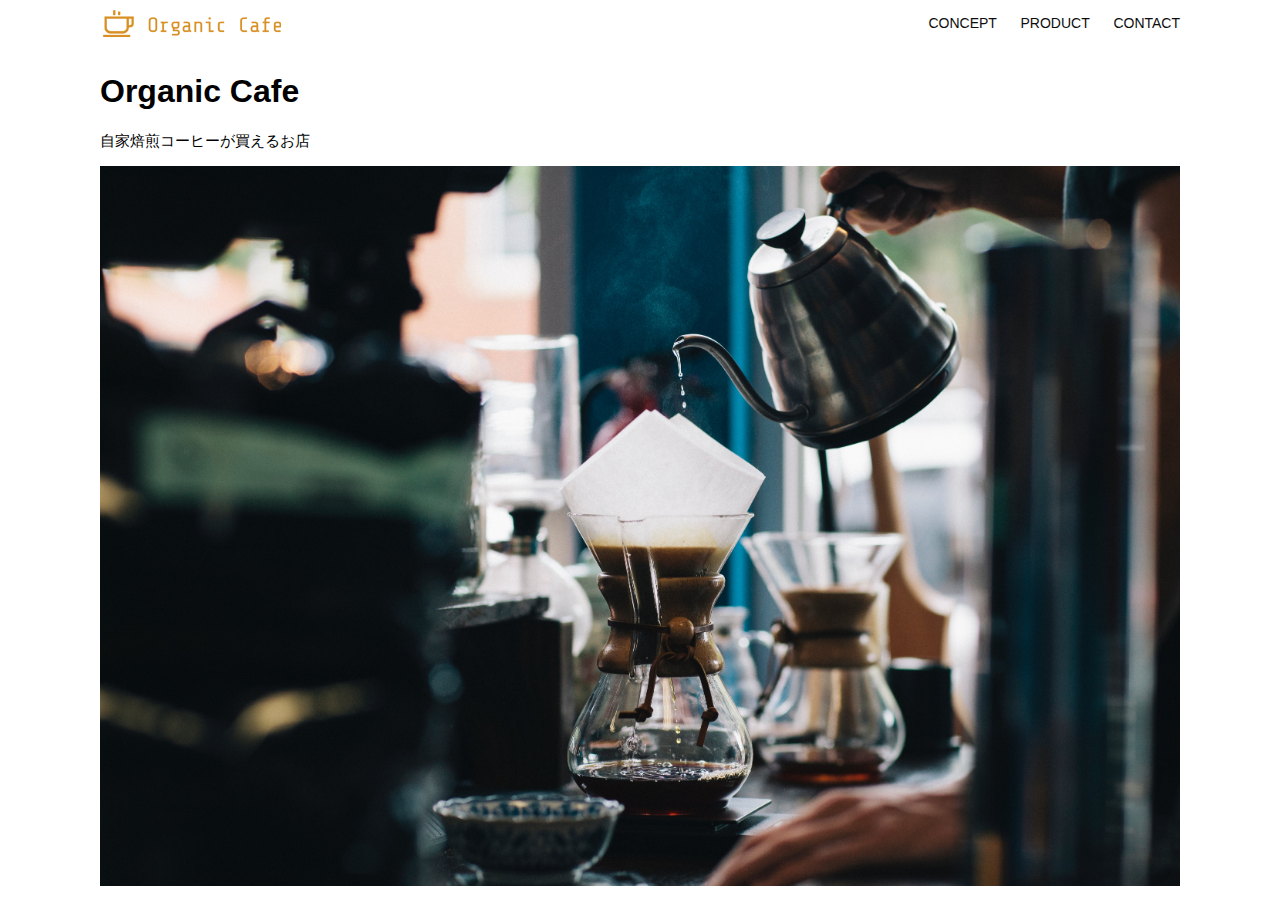
<file: kadai_013/index.html>
<!DOCTYPE html>
<html>
  <head>
    <title>Organic Cafe</title>
    <meta charset="UTF-8" />
    <meta name="description" content="自家焙煎のコーヒーがお家で楽しめるOrganic Cafe"/>
    <meta name="viewport" content="width=device-width, initial-scale=1.0" />
    <link rel="stylesheet" href="style.css" />
  </head>
  <body>
    <!-- ヘッダー -->
    <header>
      <!-- ロゴ -->
      <a href="index.html" id="logo"><img src="images/logo.png" alt="トップページに戻る"/></a>

      <!-- PC用ナビゲーション -->
      <nav id="nav-pc">
        <a href="index.html#concept">CONCEPT</a>
        <a href="index.html#product">PRODUCT</a>
        <a href="index.html#contact">CONTACT</a>
      </nav>
      <!-- スマホ用メニューボタン -->
      <img id="menu-sp" src="images/button-menu.png" alt="ナビゲーションを開く" onclick="document.getElementById('nav-sp').style.display = 'block'">

      <!-- スマホ用ナビゲーション -->
      <nav id="nav-sp">
        <img id="close" src="images/button-close.png" alt="ナビゲーションを閉じる" onclick="document.getElementById('nav-sp').style.display = 'none'">
        <a id="logo-sp" href="index.html" onclick="document.getElementById('nav-sp').style.display = 'none'"><img 
          src="images/logo-sp.png" alt="トップページに戻る"></a>
        <a class="menu" href="index.html#concept" onclick="document.getElementById('nav-sp').style.display = 'none'">CONCEPT</a>
        <a class="menu" href="index.html#product" onclick="document.getElementById('nav-sp').style.display = 'none'">PRODUCT</a>
        <a class="menu" href="index.html#contact" onclick="document.getElementById('nav-sp').style.display = 'none'">CONTACT</a>

      </nav>
    </header>

    <main>
      <article>
        <!-- メインビジュアル -->
        <section id="main-visual">
          <div id="main-message">
            <h1>Organic Cafe</h1>
            <p>自家焙煎コーヒーが買えるお店</p>
          </div>
          <img src="images/main-image.jpg" alt="コーヒーをハンドドリップで淹れる画像"/>
        </section>
      </article>
    </main>
  </body>
</html>
</file>
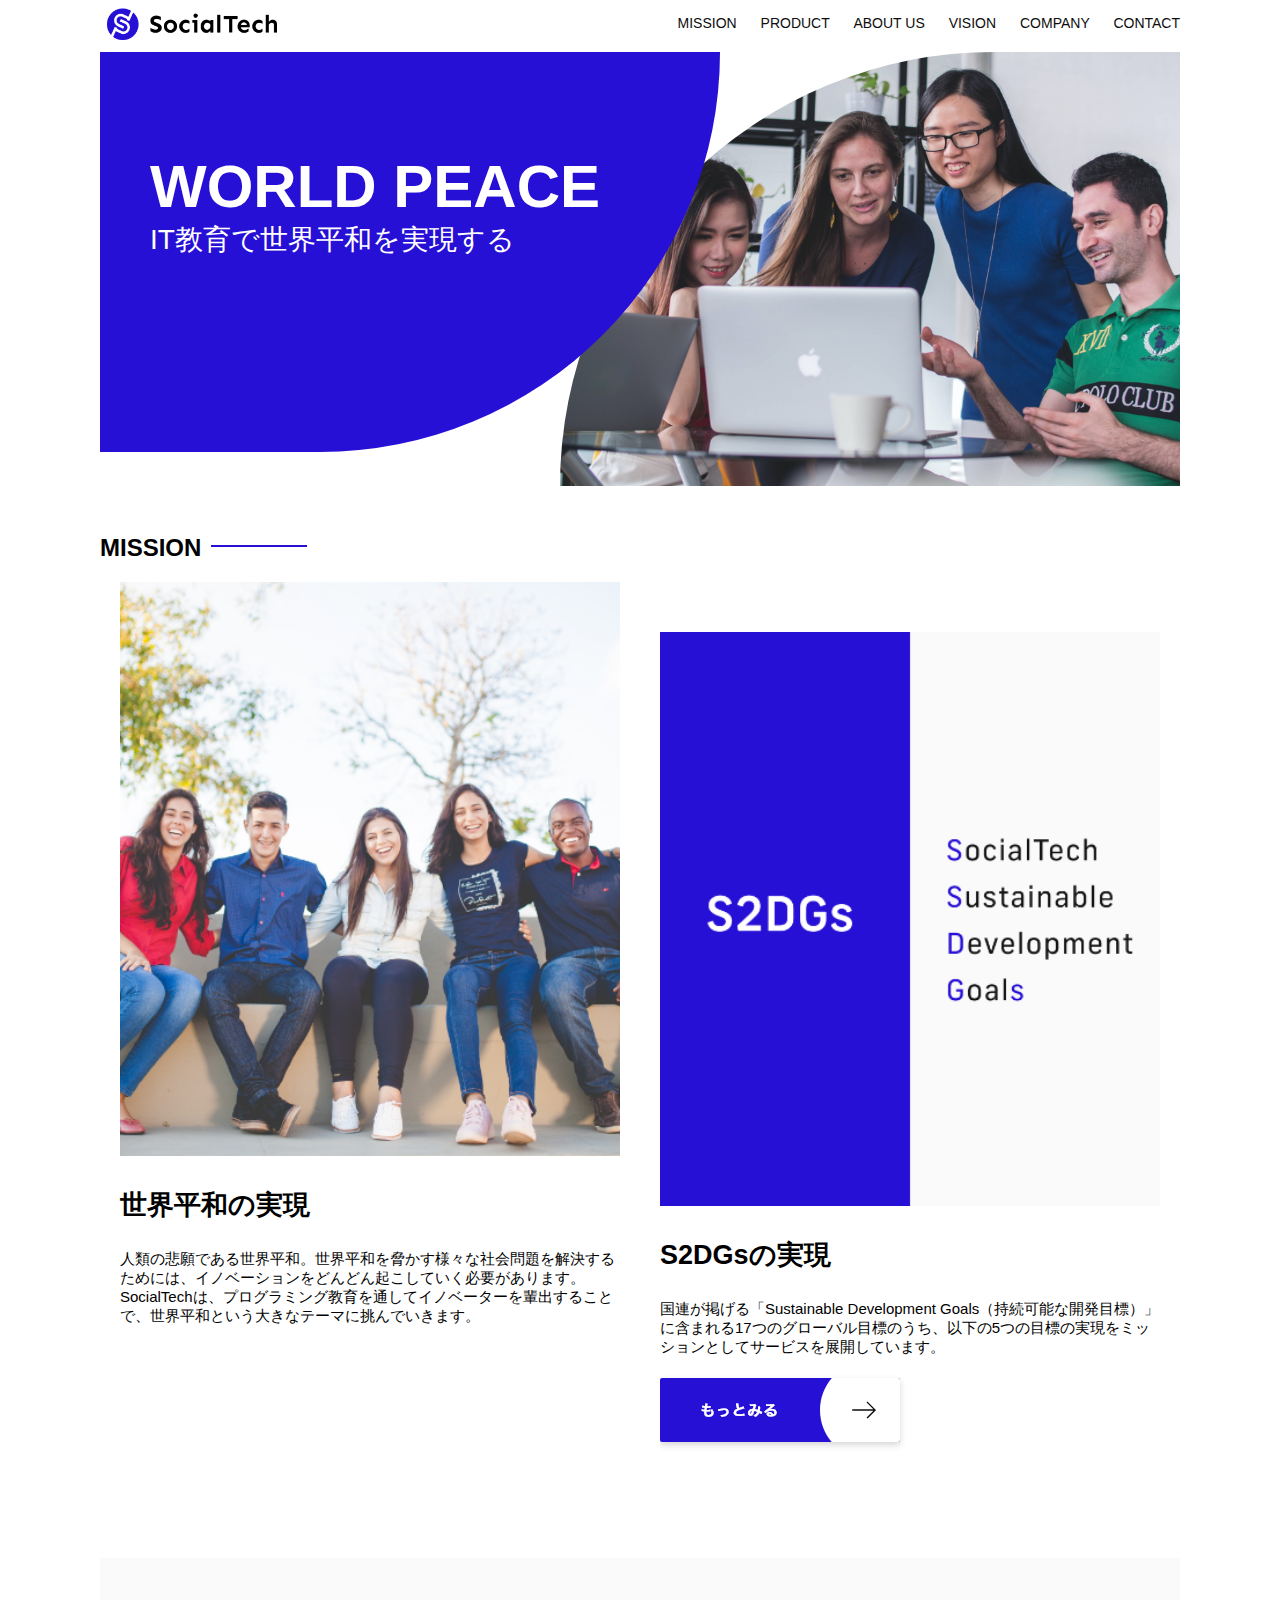
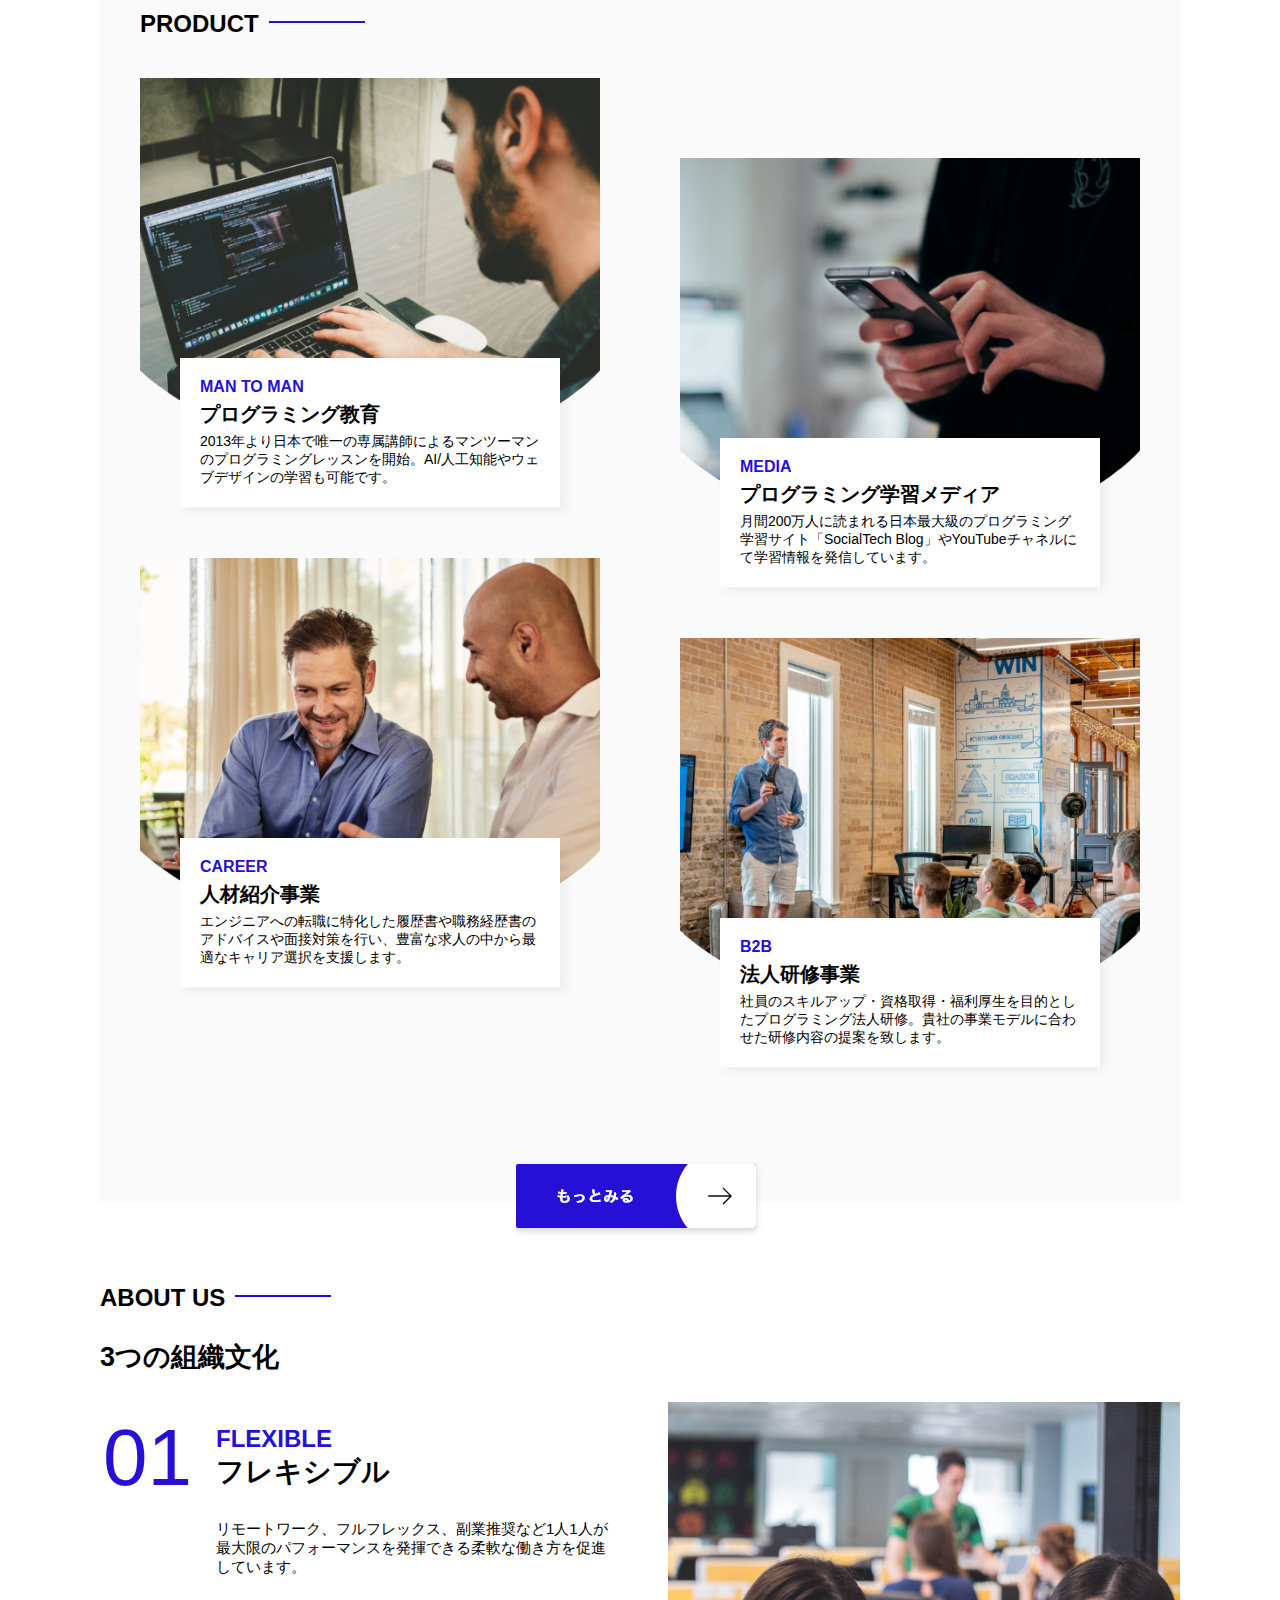
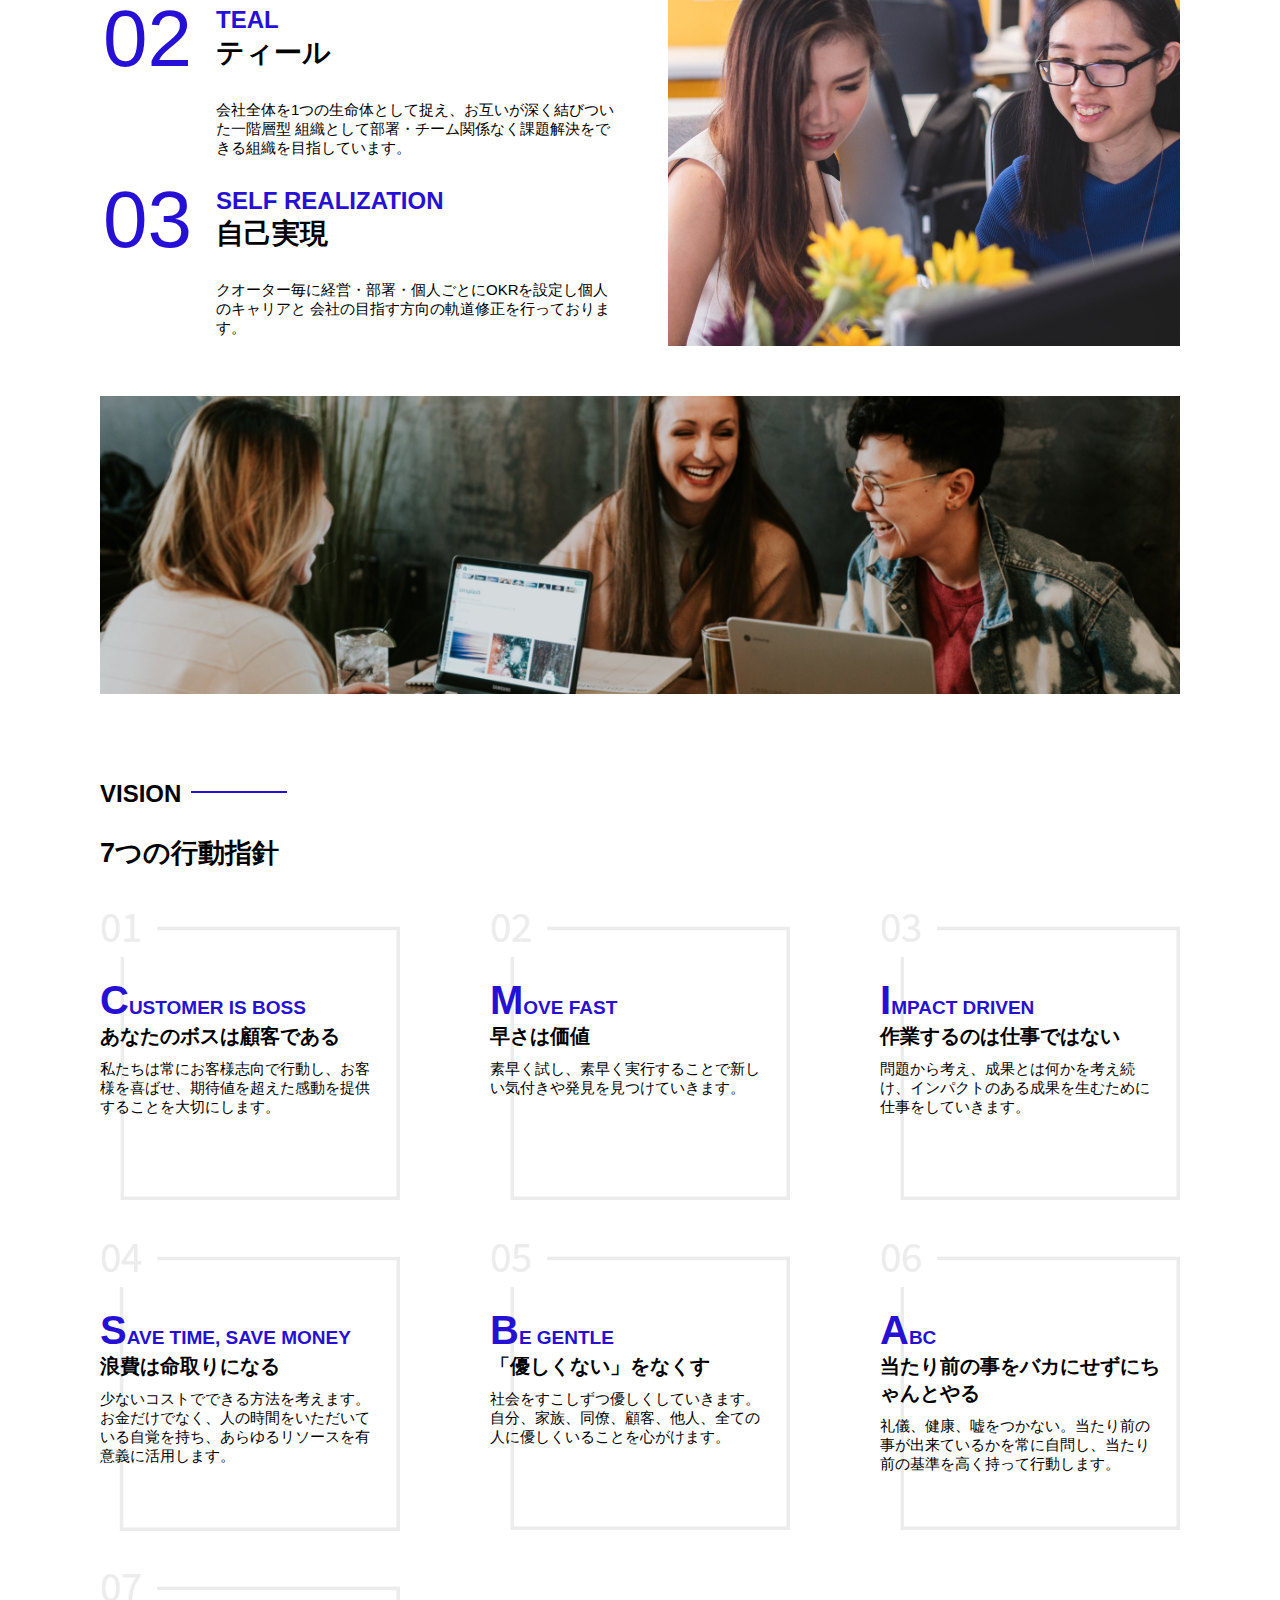
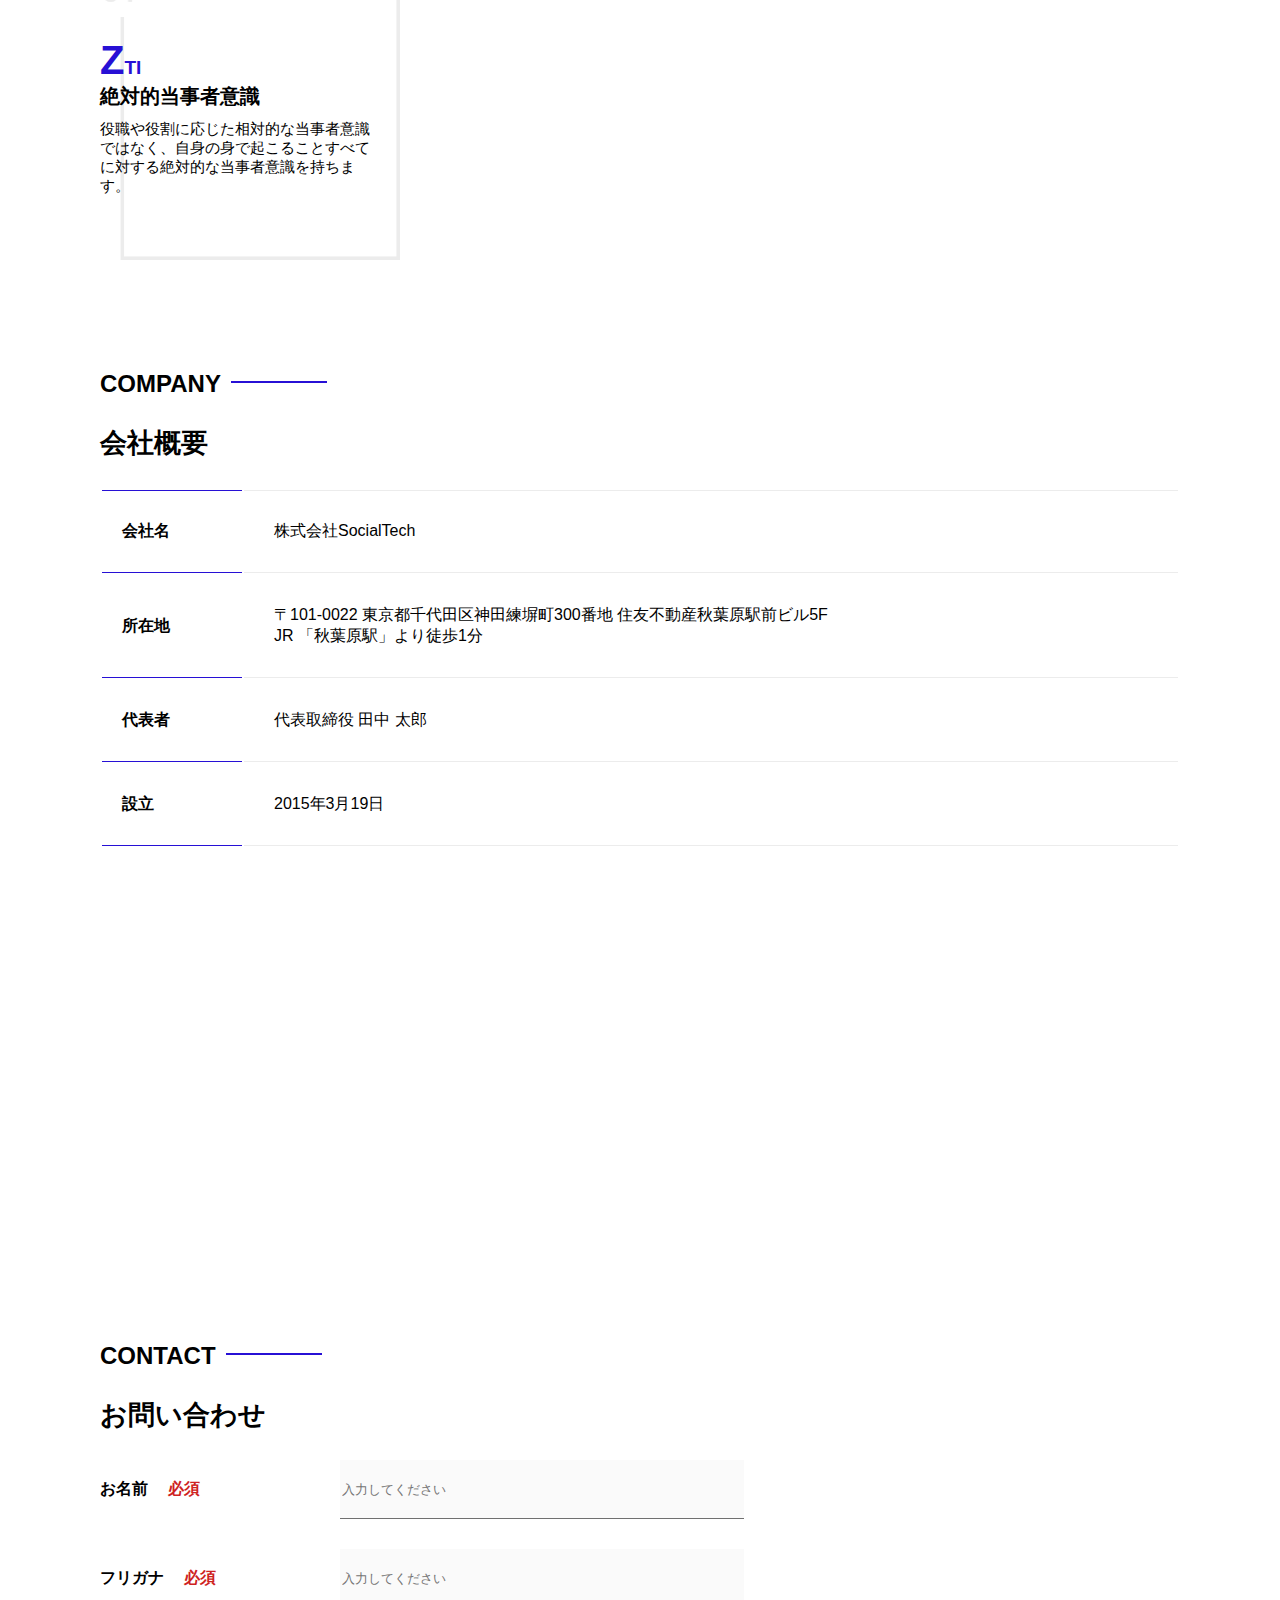
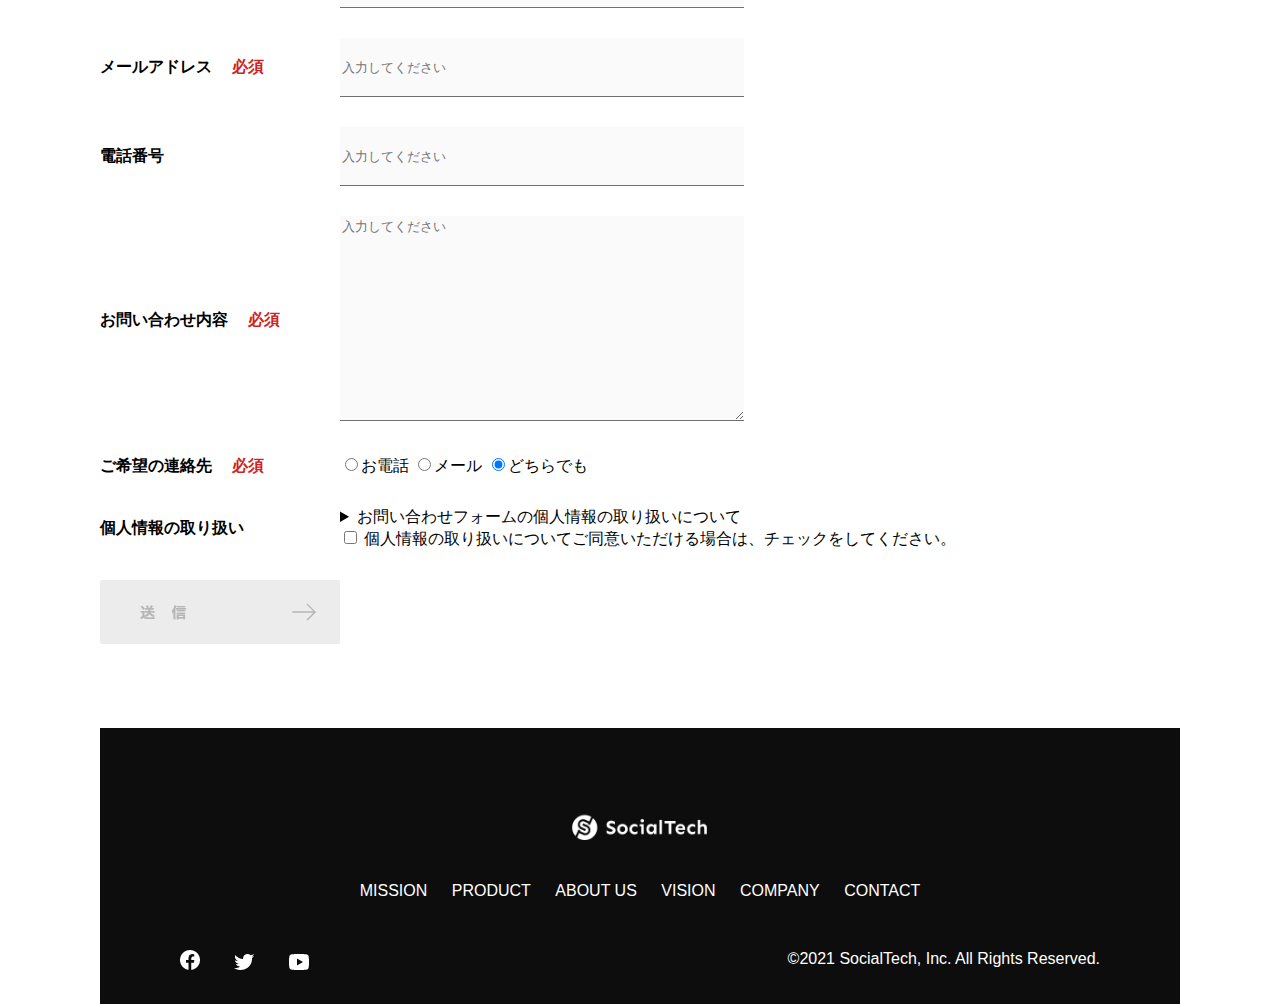
<file: kadai_tutorial_output/socialtech/index.html>
<!DOCTYPE html>
<html>

<head>
  <title>SocialTech</title>
  <meta charset="utf-8">
  <meta name="description" content="SocialTechはEdTech業界のリーディングカンパニーを目指します。">
  <meta name="viewport" content="width=device-width, initial-scale=1.0">
  <link rel="stylesheet" href="style.css">
</head>
<body>
  <!-- ヘッダー -->
   <header>
    <!-- ロゴ -->
     <a href="index.html" id="logo"><img src="images/logo.png" alt="トップページに戻る"></a>

     <!-- PC用ナビゲーション -->
      <nav id="nav-pc">
        <a href="mission.html">MISSION</a>
        <a href="product.html">PRODUCT</a>
        <a href="index.html#aboutus">ABOUT US</a>
        <a href="index.html#vision">VISION</a>
        <a href="index.html#company">COMPANY</a>
        <a href="index.html#contact">CONTACT</a>
      </nav>
      <!-- スマホ用メニューボタン -->
       <img id="menu-sp" src="images/button-menu.png" alt="ナビゲーションを開く" onclick="document.getElementById('nav-sp').style.display = 'block'">

       <!--スマホ用ナビゲーション  -->
      <nav id="nav-sp">
        <img id="close" src="images/button-close.png" alt="ナビゲーションを閉じる" onclick="document.getElementById('nav-sp').style.display = 'none'">
        <a id="logo-sp" href="index.html" onclick="document.getElementById('nav-sp').style.display = 'none'"><img
           src="images/logo-sp.png" alt="トップページに戻る"></a>
        <a class="menu" href="mission.html" onclick="document.getElementById('nav-sp').style.display = 'none'">MISSION</a>
        <a class="menu" href="product.html" onclick="document.getElementById('nav-sp').style.display = 'none'">PRODUCT</a>
        <a class="menu" href="index.html#aboutus" onclick="document.getElementById('nav-sp').style.display = 'none'">ABOUT US</a>
        <a class="menu" href="index.html#vision"
          onclick="document.getElementById('nav-sp').style.display = 'none'">VISION</a>
        <a class="menu" href="index.html#company"
          onclick="document.getElementById('nav-sp').style.display = 'none'">COMPANY</a>
        <a class="menu" href="index.html#contact"
          onclick="document.getElementById('nav-sp').style.display = 'none'">CONTACT</a>
        <div id="sns">
          <a href="https://www.facebook.com/sejuku2013"><img src="images/button-facebook.png" alt="Facebookのリンク"></a>
          <a href="https://twitter.com/samuraijuku"><img src="images/button-twitter.png" alt="Twitterのリンク"></a>
          <a href="https://www.youtube.com/channel/UCCFOQO5aDK0xXam4cUQXT8g"><img src="images/button-youtube.png" alt="YouTubeのリンク"></a>
        </div>

      </nav>
   </header>
   <main>
    <article>
      <!-- メインビジュアル -->
       <section id="main-visual">
        <div id="main-message">
          <h1>WORLD PEACE</h1>
          <P>IT教育で世界平和を実現する</P>
        </div>
        <img src="images/index/index-main.png" alt="PCの周りに集まる多国籍の仲間たち">
       </section>
       <!-- ミッション -->
        <section id="mission">
          <h2 class="index-h2">MISSION</h2>
          <div id="mission-flex">
            <div>
              <img id="mission-photo" src="images/index/index-mission.png" alt="屋外のベンチで写真を撮影する多国籍の仲間たち">
              <h3>世界平和の実現</h3>
              <p>
                人類の悲願である世界平和。世界平和を脅かす様々な社会問題を解決するためには、イノベーションをどんどん起こしていく必要があります。SocialTechは、プログラミング教育を通してイノベーターを輩出することで、世界平和という大きなテーマに挑んでいきます。
              </p>
            </div>
            <div>
              <img id="s2dgs" src="images/index/s2dgs.png" alt="S2DGs">
              <h3>S2DGsの実現</h3>
              <p>国連が掲げる「Sustainable Development Goals（持続可能な開発目標）」に含まれる17つのグローバル目標のうち、以下の5つの目標の実現をミッションとしてサービスを展開しています。</p>
              <a href="mission.html">
                <img src="images/button-more.png" alt="もっとみる">
              </a>
            </div>
          </div>
        </section>
        <!-- プロダクト -->
         <section id="product">
          <h2 class="index-h2">PRODUCT</h2>
          <div>
            <div id="product-left">
              <div>
                <img class="product-photo" src="images/index/index-mantoman.png" alt="PCでコードを書く男性">
                <div class="product-explain">
                  <span>MAN TO MAN</span>
                  <h3>プログラミング教育</h3>
                  <p>2013年より日本で唯一の専属講師によるマンツーマンのプログラミングレッスンを開始。AI/人工知能やウェブデザインの学習も可能です。</p>
                </div>
              </div>
              <div>
                <img class="product-photo" src="images/index/index-career.png" alt="笑顔で話し合う2人の男性">
                <div class="product-explain">
                  <span>CAREER</span>
                  <h3>人材紹介事業</h3>
                  <p>エンジニアへの転職に特化した履歴書や職務経歴書のアドバイスや面接対策を行い、豊富な求人の中から最適なキャリア選択を支援します。</p>
                </div>
              </div>
            </div>
            <div id="product-right">
              <div>
                <img class="product-photo" src="images/index/index-media.png" alt="スマートフォンを操作する人">
                <div class="product-explain">
                  <span>MEDIA</span>
                  <h3>プログラミング学習メディア</h3>
                  <p>月間200万人に読まれる日本最大級のプログラミング学習サイト「SocialTech Blog」やYouTubeチャネルにて学習情報を発信しています。</p>
                </div>
              </div>
              <div>
                <img class="product-photo" src="images/index/index-b2b.png" alt="講演中の男性とそれを聴く人々">
                <div class="product-explain">
                  <span>B2B</span>
                  <h3>法人研修事業</h3>
                  <p>社員のスキルアップ・資格取得・福利厚生を目的としたプログラミング法人研修。貴社の事業モデルに合わせた研修内容の提案を致します。</p>
                </div>
              </div>
            </div>
          </div>
          <div>
            <a id="product-more" href="product.html">
              <img src="images/button-more.png" alt="もっとみる">
            </a>
          </div>
         </section>
         <!-- ABOUT US -->
          <section id="aboutus">
            <h2 class="index-h2">ABOUT US</h2>
            <h3>3つの組織文化</h3>
            <div>
              <table class="culture-table">
                <tr>
                  <td>
                    <span class="culture-num">01</span>
                  </td>
                  <td>
                    <span class="culture-en">FLEXIBLE</span>
                    <span class="culture-jp">フレキシブル</span>
                  </td>
                </tr>
                <tr>
                  <td>
                    <!-- 空のセル -->
                  </td>
                  <td>
                    <p class="culture-description">
                      リモートワーク、フルフレックス、副業推奨など1人1人が最大限のパフォーマンスを発揮できる柔軟な働き方を促進しています。
                    </p>
                  </td>
                </tr>
                <tr>
                  <td>
                    <span class="culture-num">02</span>
                  </td>
                  <td>
                    <span class="culture-en">TEAL</span>
                    <span class="culture-jp">ティール</span>
                  </td>
                </tr>
                <tr>
                  <td>
                    <!-- 空のセル -->
                  </td>
                  <td>
                    <p class="culture-description">
                      会社全体を1つの生命体として捉え、お互いが深く結びついた一階層型
                      組織として部署・チーム関係なく課題解決をできる組織を目指しています。
                    </p>
                  </td>
                </tr>
                <tr>
                  <td>
                    <span class="culture-num">03</span>
                  </td>
                  <td>
                    <span class="culture-en">SELF REALIZATION</span>
                    <span class="culture-jp">自己実現</span>
                  </td>
                </tr>
                <tr>
                  <td>
                    <!-- 空のセル -->
                  </td>
                  <td>
                    <p class="culture-description">
                      クオーター毎に経営・部署・個人ごとにOKRを設定し個人のキャリアと
                      会社の目指す方向の軌道修正を行っております。
                    </p>
                  </td>
                </tr>
              </table>
              <img class="culture-img" src="images/index/index-aboutus1.png" alt="笑顔で話し合う2人の女性">
            </div>
            <img class="culture-img2" src="images/index/index-aboutus2.png" alt="笑顔で話し合う3人の男女">
          </section>
          <!-- VISION -->
           <section id="vision">
            <h2 class="index-h2">VISION</h2>
            <h3>7つの行動指針</h3>
            <div>
              <div class="vision-box">
                <img src="images/index/vision-01.png" alt="01">
                <span>
                  <h4>CUSTOMER IS BOSS</h4>
                  <h5>あなたのボスは顧客である</h5>
                  <p>私たちは常にお客様志向で行動し、お客様を喜ばせ、期待値を超えた感動を提供することを大切にします。</p>
                </span>
              </div>
              <div class="vision-box">
                <img src="images/index/vision-02.png" alt="02">
                <span>
                  <h4>MOVE FAST</h4>
                  <h5>早さは価値</h5>
                  <p>素早く試し、素早く実行することで新しい気付きや発見を見つけていきます。</p>
                </span>
              </div>
              <div class="vision-box">
                <img src="images/index/vision-03.png" alt="03">
                <span>
                  <h4>IMPACT DRIVEN</h4>
                  <h5>作業するのは仕事ではない</h5>
                  <p>問題から考え、成果とは何かを考え続け、インパクトのある成果を生むために仕事をしていきます。</p>
                </span>
              </div>
              <div class="vision-box">
                <img src="images/index/vision-04.png" alt="04">
                <span>
                  <h4>SAVE TIME, SAVE MONEY</h4>
                  <h5>浪費は命取りになる</h5>
                  <p>少ないコストでできる方法を考えます。お金だけでなく、人の時間をいただいている自覚を持ち、あらゆるリソースを有意義に活用します。</p>
                </span>
              </div>
              <div class="vision-box">
                <img src="images/index/vision-05.png" alt="05">
                <span>
                  <h4>BE GENTLE</h4>
                  <h5>「優しくない」をなくす</h5>
                  <p>社会をすこしずつ優しくしていきます。自分、家族、同僚、顧客、他人、全ての人に優しくいることを心がけます。</p>
                </span>
              </div>
              <div class="vision-box">
                <img src="images/index/vision-06.png" alt="06">
                <span>
                  <h4>ABC</h4>
                  <h5>当たり前の事をバカにせずにちゃんとやる</h5>
                  <p>礼儀、健康、嘘をつかない。当たり前の事が出来ているかを常に自問し、当たり前の基準を高く持って行動します。</p>
                </span>
              </div>
              <div class="vision-box">
                <img src="images/index/vision-07.png" alt="07">
                <span>
                  <h4>ZTI</h4>
                  <h5>絶対的当事者意識</h5>
                  <p>役職や役割に応じた相対的な当事者意識ではなく、自身の身で起こることすべてに対する絶対的な当事者意識を持ちます。</p>
                </span>
              </div>
            </div>
           </section>
           <!-- COMPANY -->
            <section id="company">
              <h2 class="index-h2">COMPANY</h2>
              <h3>会社概要</h3>
              <table id="company-table">
                <tr>
                  <th class="tableheader-first">会社名</th>
                  <td class="cell-first">株式会社SocialTech</td>
                </tr>
                <tr>
                  <th class="tableheader">所在地</th>
                  <td class="cell">〒101-0022 東京都千代田区神田練塀町300番地 住友不動産秋葉原駅前ビル5F<br>JR 「秋葉原駅」より徒歩1分</td>
                </tr>
                <tr>
                  <th class="tableheader">代表者</th>
                  <td class="cell">代表取締役 田中 太郎</td>
                </tr>
                <tr>
                  <th class="tableheader">設立</th>
                  <td class="cell">2015年3月19日</td>
                </tr>
              </table>
              <iframe 
                src="https://www.google.com/maps/embed?pb=!1m18!1m12!1m3!1d3240.0688551336802!2d139.77207767512806!3d35.699923172581244!2m3!1f0!2f0!3f0!3m2!1i1024!2i768!4f13.1!3m3!1m2!1s0x60188fee13660e23%3A0x77137876edf742ac!2z5L2P5Y-L5LiN5YuV55Sj56eL6JGJ5Y6f6aeF5YmN44OT44Or!5e0!3m2!1sja!2sjp!4v1722835244743!5m2!1sja!2sjp" 
                style="border:0;" allowfullscreen="" loading="lazy">
              </iframe>
            </section>
            <!-- お問い合わせフォーム -->
             <section id="contact">
              <h2 class="index-h2">CONTACT</h2>
              <h3>お問い合わせ</h3>
              <form>
                <div>
                  <div class="contact-heading">
                    <label class="contact-label">お名前<span class="contact-span">必須</span></label>
                  </div>
                  <div>
                    <input type="text" name="name" placeholder="入力してください" class="contact-textbox">
                  </div>
                </div>
                <div>
                  <div class="contact-heading">
                    <label class="contact-label">フリガナ<span class="contact-span">必須</span></label>
                  </div>
                  <div>
                    <input type="text" name="hurigana" placeholder="入力してください" class="contact-textbox">
                  </div>
                </div>
                <div>
                  <div class="contact-heading">
                    <label class="contact-label">メールアドレス<span class="contact-span">必須</span></label>
                  </div>
                  <div>
                    <input type="text" name="email" placeholder="入力してください" class="contact-textbox">
                  </div>
                </div>
                <div>
                  <div class="contact-heading">
                    <label class="contact-label">電話番号</label>
                  </div>
                  <div>
                    <input type="text" name="tel" placeholder="入力してください" class="contact-textbox">
                  </div>
                </div>
                <div>
                  <div class="contact-heading">
                    <label class="contact-label">お問い合わせ内容<span class="contact-span">必須</span></label>
                  </div>
                  <div>
                    <textarea class="contact-textarea" placeholder="入力してください" name="message"></textarea>
                  </div>
                </div>
                <div>
                  <div class="contact-heading">
                    <label class="contact-label">ご希望の連絡先<span class="contact-span">必須</span></label>
                  </div>
                  <div>
                    <input class="radiobutton" type="radio" value="tel" name="contact" checked><label>お電話</label>
                    <input class="radiobutton" type="radio" value="mail" name="contact" checked><label>メール</label>
                    <input class="radiobutton" type="radio" value="both" name="contact" checked><label>どちらでも</label>
                  </div>
                </div>
                <div>
                  <div class="contact-heading">
                    <label class="contact-label">個人情報の取り扱い</label>
                  </div>
                  <div>
                    <details>
                      <summary>お問い合わせフォームの個人情報の取り扱いについて</summary>
                      <div>
                        <span>１．組織の名称又は氏名</span><br>
                        株式会社SocialTech<br><br>
                        <span>２．個人情報保護管理者（若しくはその代理人）の氏名又は職名、所属及び連絡先
                          鈴木 一郎 コーポレート部</span><br>
                        メールアドレス：samurai@example.com<br>
                        TEL：03-1234-5678<br>
                        <span>３．個人情報の利用目的</span><br>
                        ・本サービス及び本サービスに関連する情報の提供又はそれらに関する連絡のため<br>
                        ・ユーザーの本人確認のため<br>
                        ・当社サービスのご案内のため<br>
                        ・当社の商品等の広告または宣伝（電子メールによるものを含むものとします。）<br><br>
                        <span>４．個人情報の取り扱い業務の委託</span><br>
                        個人情報の取扱業務の全部または一部を外部に業務委託する場合があります。<br>
                        その際、弊社は、個人情報を適切に保護できる管理体制を敷き実行していることを条件として<br>
                        委託先を厳選したうえで、機密保持契約を委託先と締結し、お客様の個人情報を厳密に管理させます。<br><br>
                        <span>５．個人情報の開示等の請求</span><br>
                        お客様は、弊社に対してご自身の個人情報の開示等（利用目的の通知、開示、内容の訂正・追加・削除、利用の停止または消去、第三者への提供の停止）に関して、当社問合わせ窓口に申し出ることができます。<br>
                        その際、弊社はお客様ご本人を確認させていただいたうえで、合理的な期間内に対応いたします。<br><br>
                        なお、個人情報に関する弊社問合わせ先は、次の通りです。<br><br>
                        株式会社SocialTech　個人情報問合せ窓口<br>
                        〒101-0022 東京都千代田区神田練塀町300番地 住友不動産秋葉原駅前ビル5F<br>
                        メールアドレス：samurai@example.com　TEL：03-1234-5678<br><br>
                        <span>６．個人情報を提供されることの任意性について</span><br><br>
                        お客様がご自身の個人情報を弊社に提供されるか否かは、お客様のご判断によりますが、もしご提供されない場合には、適切なサービスが提供できない場合がありますので予めご了承ください。
                      </div>
                    </details>
                    <input type="checkbox" name="agree">
                    <span>個人情報の取り扱いについてご同意いただける場合は、チェックをしてください。</span>
                  </div>
                </div>
                <input type="image" src="images/button-submit.png" alt="送信する">
              </form> 
             </section>
    </article>
    <footer>
      <div id="footer-logo">
        <img src="images/logo-sp.png" alt="SocialTech">
      </div>
      <div id="footer-link">
        <a href="mission.html">MISSION</a>
        <a href="product.html">PRODUCT</a>
        <a href="index.html#aboutus">ABOUT US</a>
        <a href="index.html#vision">VISION</a>
        <a href="index.html#company">COMPANY</a>
        <a href="index.html#contact">CONTACT</a>
      </div>
      <div id="sns-footer">
        <a href="https://www.facebook.com/sejuku2013"><img src="images/button-facebook.png" alt="Facebookのリンク"></a>
        <a href="https://twitter.com/samuraijuku"><img src="images/button-twitter.png" alt="Twitterのリンク"></a>
        <a href="https://www.youtube.com/channel/UCCFOQO5aDK0xXam4cUQXT8g"><img src="images/button-youtube.png" alt="YouTubeのリンク"></a>
        <span id="copyright">&copy;2021 SocialTech, Inc. All Rights Reserved.</span>
      </div>
    </footer>
   </main>
</body>
</html>
</file>
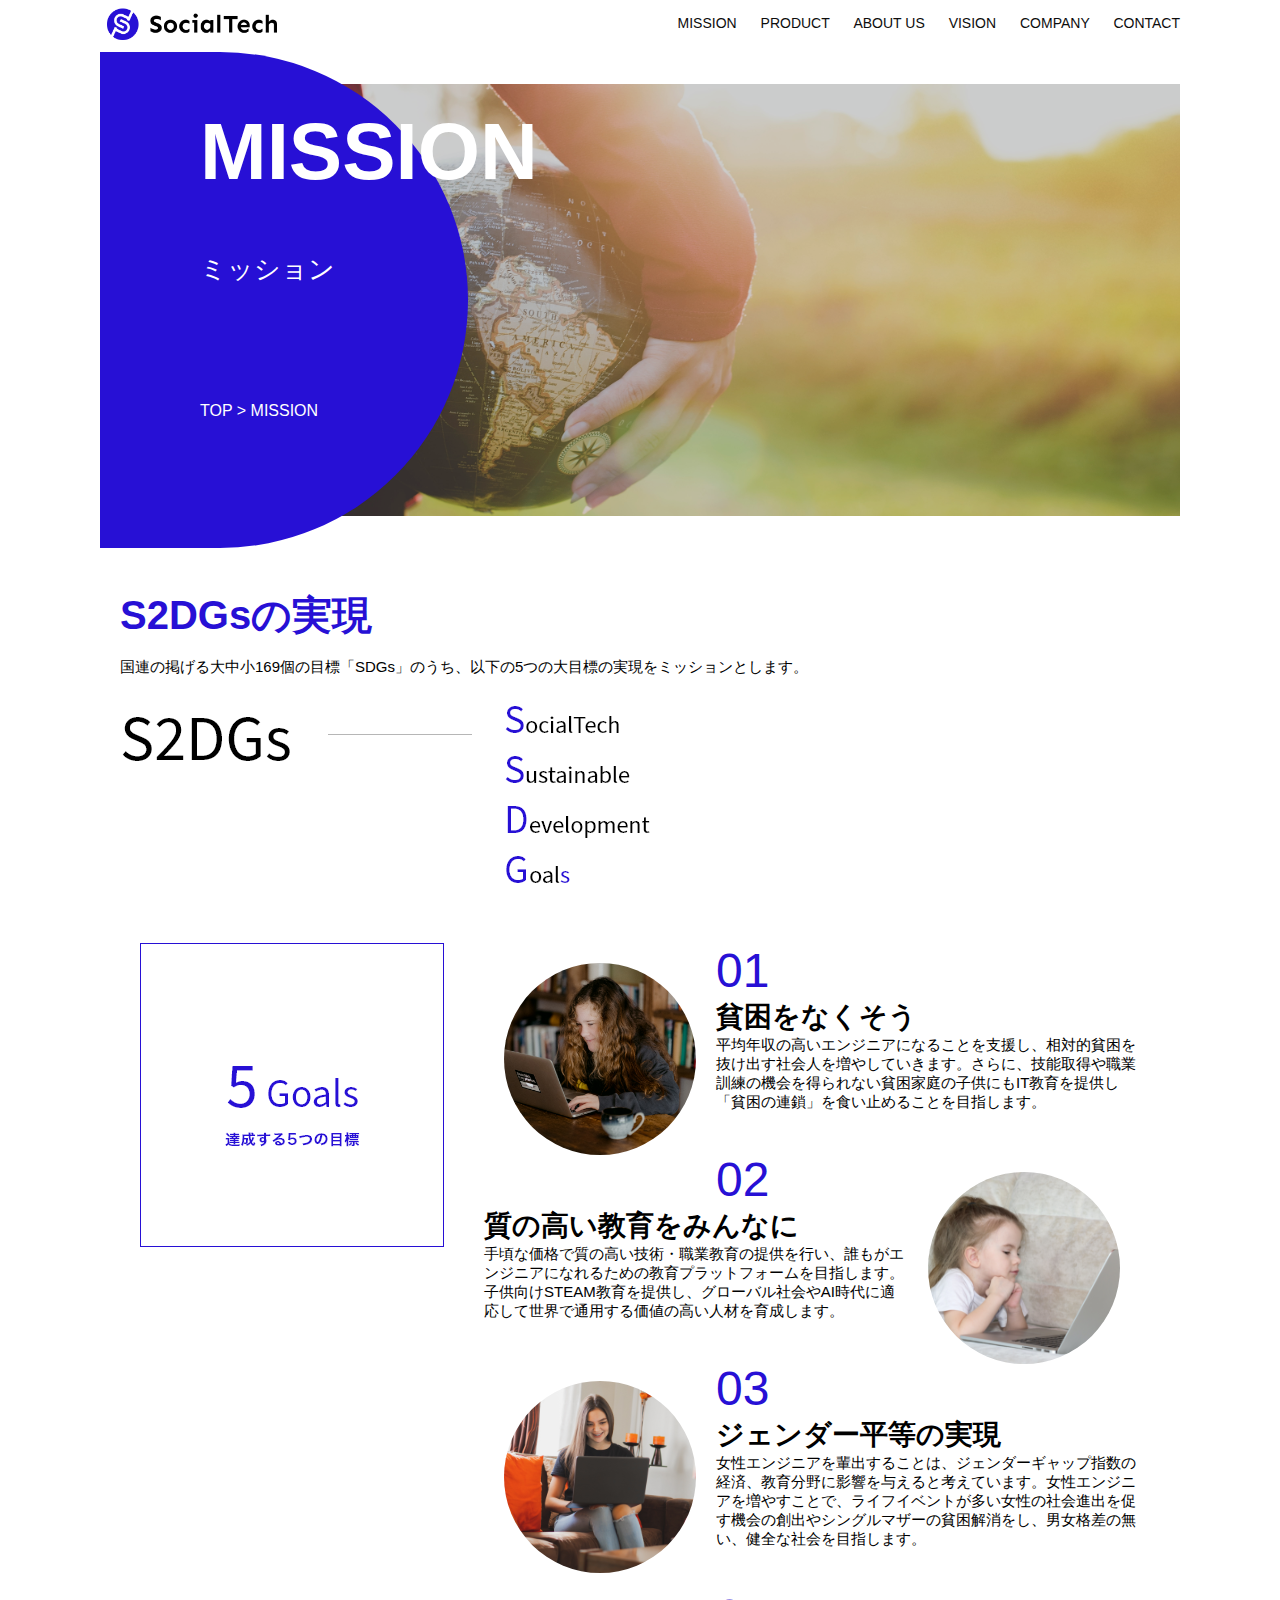
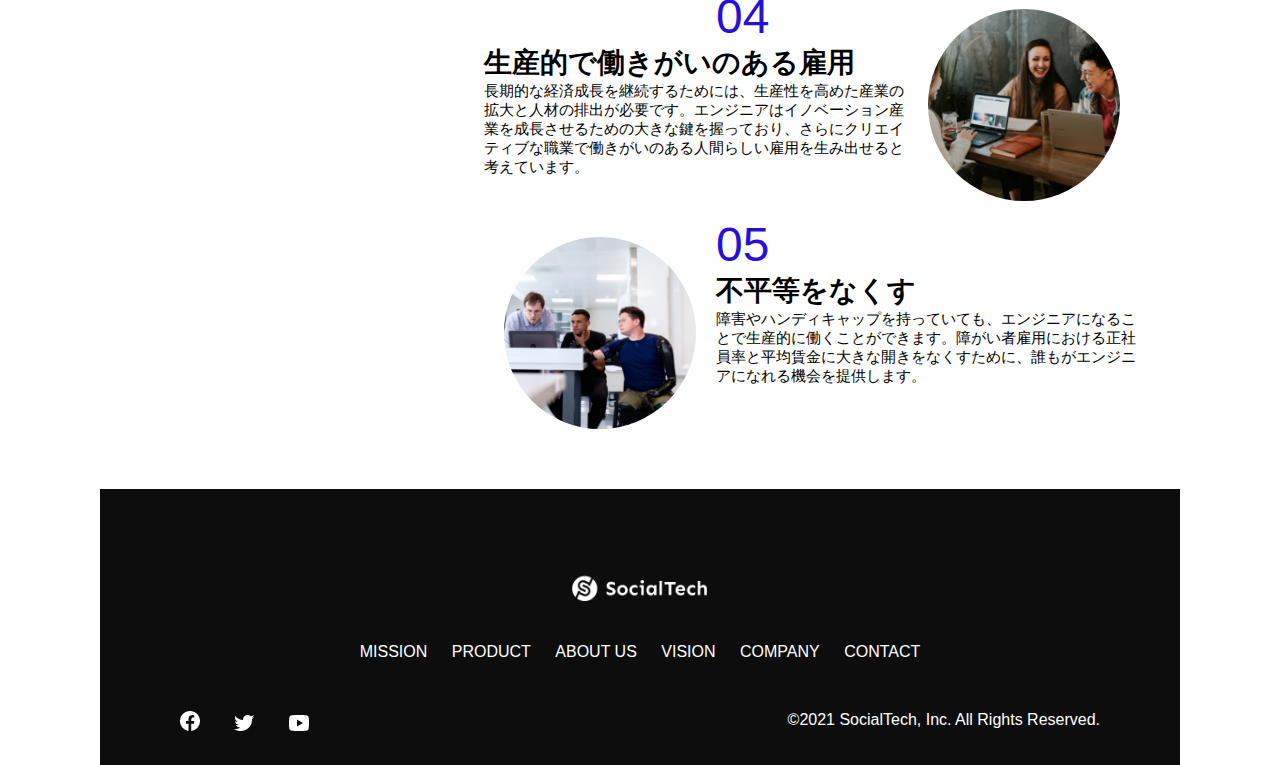
<file: kadai_tutorial_output/socialtech/mission.html>
<!DOCTYPE html>
<html>

<head>
  <title>SocialTech - MISSION ミッション -</title>
  <meta charset="utf-8">
  <meta name="description" content="SocialTechが目指す5つの目標（S2DGs）を紹介します">
  <meta name="viewport" content="width=device-width, initial-scale=1.0">
  <link rel="stylesheet" href="style.css">
</head>
<body>
  <!-- ヘッダー -->
   <header>
    <!-- ロゴ -->
     <a href="index.html" id="logo"><img src="images/logo.png" alt="トップページに戻る"></a>

     <!-- PC用ナビゲーション -->
      <nav id="nav-pc">
        <a href="mission.html">MISSION</a>
        <a href="product.html">PRODUCT</a>
        <a href="index.html#aboutus">ABOUT US</a>
        <a href="index.html#vision">VISION</a>
        <a href="index.html#company">COMPANY</a>
        <a href="index.html#contact">CONTACT</a>
      </nav>
      <!-- スマホ用メニューボタン -->
       <img id="menu-sp" src="images/button-menu.png" alt="ナビゲーションを開く" onclick="document.getElementById('nav-sp').style.display = 'block'">

       <!--スマホ用ナビゲーション  -->
      <nav id="nav-sp">
        <img id="close" src="images/button-close.png" alt="ナビゲーションを閉じる" onclick="document.getElementById('nav-sp').style.display = 'none'">
        <a id="logo-sp" href="index.html" onclick="document.getElementById('nav-sp').style.display = 'none'"><img
           src="images/logo-sp.png" alt="トップページに戻る"></a>
        <a class="menu" href="mission.html" onclick="document.getElementById('nav-sp').style.display = 'none'">MISSION</a>
        <a class="menu" href="product.html" onclick="document.getElementById('nav-sp').style.display = 'none'">PRODUCT</a>
        <a class="menu" href="index.html#aboutus" onclick="document.getElementById('nav-sp').style.display = 'none'">ABOUT
           US</a>
        <a class="menu" href="index.html#vision"
          onclick="document.getElementById('nav-sp').style.display = 'none'">VISION</a>
        <a class="menu" href="index.html#company"
          onclick="document.getElementById('nav-sp').style.display = 'none'">COMPANY</a>
        <a class="menu" href="index.html#contact"
          onclick="document.getElementById('nav-sp').style.display = 'none'">CONTACT</a>
        <div id="sns">
          <a href="https://www.facebook.com/sejuku2013"><img src="images/button-facebook.png" alt="Facebookのリンク"></a>
          <a href="https://twitter.com/samuraijuku"><img src="images/button-twitter.png" alt="Twitterのリンク"></a>
          <a href="https://www.youtube.com/channel/UCCFOQO5aDK0xXam4cUQXT8g"><img src="images/button-youtube.png" alt="YouTubeのリンク"></a>
        </div>
      </nav>
   </header>
   <main>
    <article>
      <section id="mission-main">
        <div id="mission-title">
          <h1>MISSION</h1>
          <span>ミッション</span>
          <div>TOP > MISSION</div>
        </div>
      </section>
      <section id="mission-s2dgs">
        <h2 class="mission-h2">S2DGsの実現</h2>
        <p>国連の掲げる大中小169個の目標「SDGs」のうち、以下の5つの大目標の実現をミッションとします。</p>
        <img src="images/mission/mission-s2dgs.png" alt="S2DGs">
      </section>
      <section id="mission-5goals">
        <div>
          <img id="s2dgs-image" src="images/mission/mission-5goals.png" alt="5Goals">
        </div>
        <div>
          <div>
            <img class="fivegoals-image-left" src="images/mission/mission-5goals01.png" alt="PCを操作する女の子">
            <span class="fivegoals-number">01</span>
            <h3 class="fivegoals-h3">貧困をなくそう</h3>
            <p class="fivegoals-p">
              平均年収の高いエンジニアになることを支援し、相対的貧困を抜け出す社会人を増やしていきます。さらに、技能取得や職業訓練の機会を得られない貧困家庭の子供にもIT教育を提供し「貧困の連鎖」を食い止めることを目指します。
            </p>
          </div>

          <div>
            <img class="fivegoals-image-right" src="images/mission/mission-5goals02.png" alt="PCを見つめる小さい女の子">
            <span class="fivegoals-number">02</span>
            <h3 class="fivegoals-h3">質の高い教育をみんなに</h3>
            <p class="fivegoals-p">
              手頃な価格で質の高い技術・職業教育の提供を行い、誰もがエンジニアになれるための教育プラットフォームを目指します。子供向けSTEAM教育を提供し、グローバル社会やAI時代に適応して世界で通用する価値の高い人材を育成します。
            </p>
          </div>

          <div>
            <img class="fivegoals-image-left" src="images/mission/mission-5goals03.png" alt="PCを操作する女性">
            <span class="fivegoals-number">03</span>
            <h3 class="fivegoals-h3">ジェンダー平等の実現</h3>
            <p class="fivegoals-p">
              女性エンジニアを輩出することは、ジェンダーギャップ指数の経済、教育分野に影響を与えると考えています。女性エンジニアを増やすことで、ライフイベントが多い女性の社会進出を促す機会の創出やシングルマザーの貧困解消をし、男女格差の無い、健全な社会を目指します。
            </p>
          </div>

          <div>
            <img class="fivegoals-image-right" src="images/mission/mission-5goals04.png" alt="笑顔で話し合う3人の男女">
            <span class="fivegoals-number">04</span>
            <h3 class="fivegoals-h3">生産的で働きがいのある雇用</h3>
            <p class="fivegoals-p">
              長期的な経済成長を継続するためには、生産性を高めた産業の拡大と人材の排出が必要です。エンジニアはイノベーション産業を成長させるための大きな鍵を握っており、さらにクリエイティブな職業で働きがいのある人間らしい雇用を生み出せると考えています。
            </p>
          </div>

          <div>
            <img class="fivegoals-image-left" src="images/mission/mission-5goals05.png" alt="障害を持つ男性が生き生きと働く様子">
            <span class="fivegoals-number">05</span>
            <h3 class="fivegoals-h3">不平等をなくす</h3>
            <p class="fivegoals-p">
              障害やハンディキャップを持っていても、エンジニアになることで生産的に働くことができます。障がい者雇用における正社員率と平均賃金に大きな開きをなくすために、誰もがエンジニアになれる機会を提供します。
            </p>
          </div>
        </div>
      </section>
    </article>
    <footer>
      <div id="footer-logo">
        <img src="images/logo-sp.png" alt="SocialTech">
      </div>
      <div id="footer-link">
        <a href="mission.html">MISSION</a>
        <a href="product.html">PRODUCT</a>
        <a href="index.html#aboutus">ABOUT US</a>
        <a href="index.html#vision">VISION</a>
        <a href="index.html#company">COMPANY</a>
        <a href="index.html#contact">CONTACT</a>
      </div>
      <div id="sns-footer">
        <a href="https://www.facebook.com/sejuku2013"><img src="images/button-facebook.png" alt="Facebookのリンク"></a>
        <a href="https://twitter.com/samuraijuku"><img src="images/button-twitter.png" alt="Twitterのリンク"></a>
        <a href="https://www.youtube.com/channel/UCCFOQO5aDK0xXam4cUQXT8g"><img src="images/button-youtube.png" alt="YouTubeのリンク"></a>
        <span id="copyright">&copy;2021 SocialTech, Inc. All Rights Reserved.</span>
      </div>
    </footer>
   </main>
  </body>
</html>
</file>
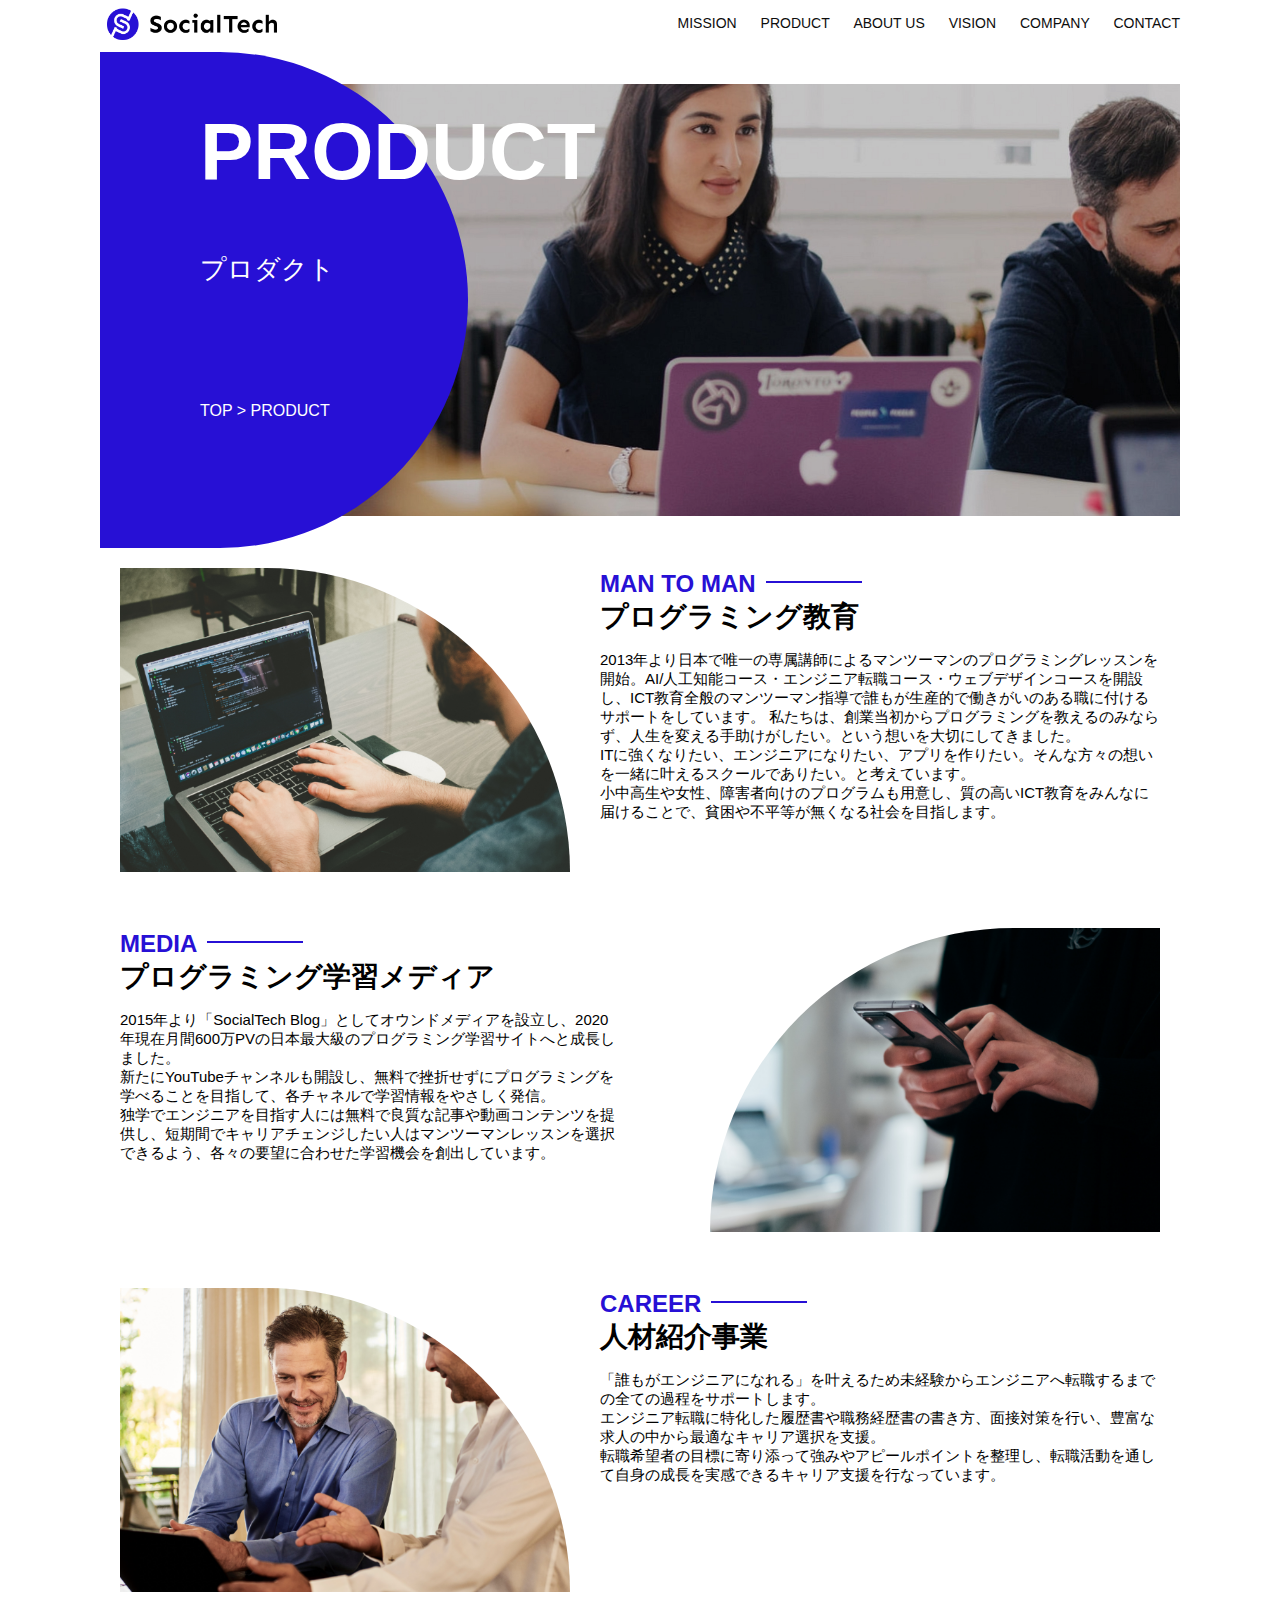
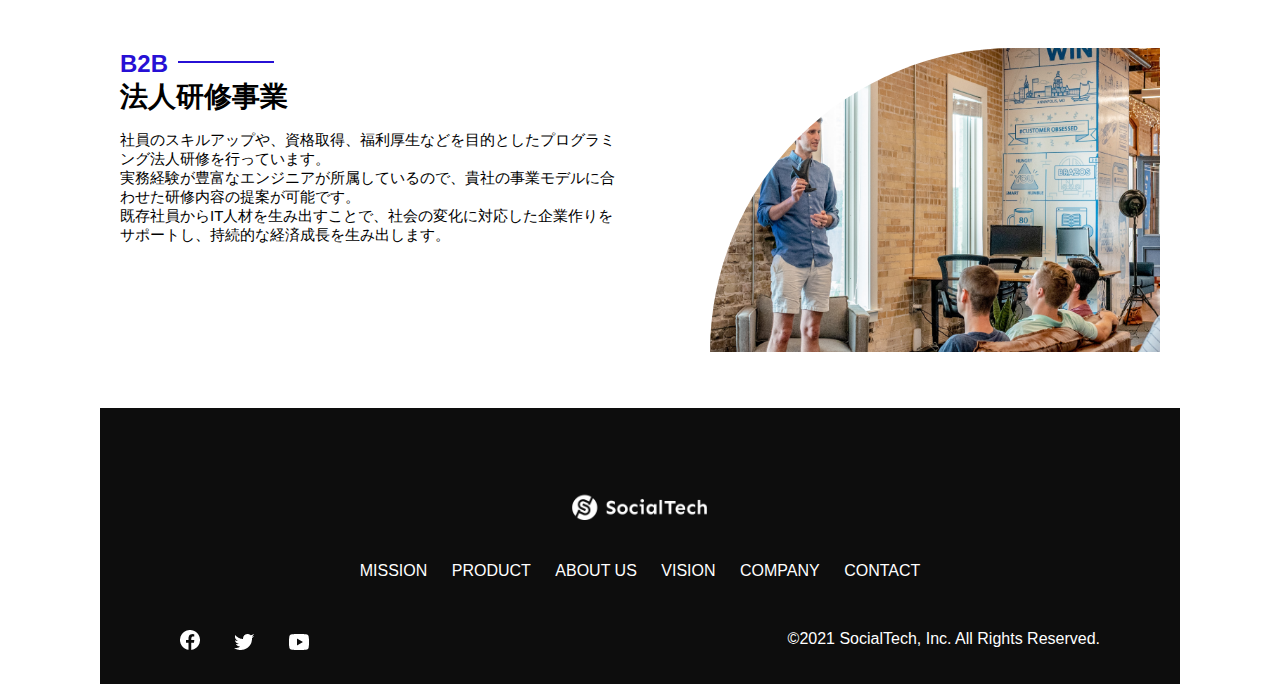
<file: kadai_tutorial_output/socialtech/product.html>
<!DOCTYPE html>
<html>

<head>
  <title>SocialTech - PRODUCT プロダクト -</title>
  <meta charset="utf-8">
  <meta name="description" content="SocialTechの4つのプロダクトを紹介します">
  <meta name="viewport" content="width=device-width, initial-scale=1.0">
  <link rel="stylesheet" href="style.css">
</head>
<body>
  <!-- ヘッダー -->
   <header>
    <!-- ロゴ -->
     <a href="index.html" id="logo"><img src="images/logo.png" alt="トップページに戻る"></a>

     <!-- PC用ナビゲーション -->
      <nav id="nav-pc">
        <a href="mission.html">MISSION</a>
        <a href="product.html">PRODUCT</a>
        <a href="index.html#aboutus">ABOUT US</a>
        <a href="index.html#vision">VISION</a>
        <a href="index.html#company">COMPANY</a>
        <a href="index.html#contact">CONTACT</a>
      </nav>
      <!-- スマホ用メニューボタン -->
       <img id="menu-sp" src="images/button-menu.png" alt="ナビゲーションを開く" onclick="document.getElementById('nav-sp').style.display = 'block'">

       <!--スマホ用ナビゲーション  -->
      <nav id="nav-sp">
        <img id="close" src="images/button-close.png" alt="ナビゲーションを閉じる" onclick="document.getElementById('nav-sp').style.display = 'none'">
        <a id="logo-sp" href="index.html" onclick="document.getElementById('nav-sp').style.display = 'none'"><img
           src="images/logo-sp.png" alt="トップページに戻る"></a>
        <a class="menu" href="mission.html" onclick="document.getElementById('nav-sp').style.display = 'none'">MISSION</a>
        <a class="menu" href="product.html" onclick="document.getElementById('nav-sp').style.display = 'none'">PRODUCT</a>
        <a class="menu" href="index.html#aboutus" onclick="document.getElementById('nav-sp').style.display = 'none'">ABOUT
           US</a>
        <a class="menu" href="index.html#vision"
          onclick="document.getElementById('nav-sp').style.display = 'none'">VISION</a>
        <a class="menu" href="index.html#company"
          onclick="document.getElementById('nav-sp').style.display = 'none'">COMPANY</a>
        <a class="menu" href="index.html#contact"
          onclick="document.getElementById('nav-sp').style.display = 'none'">CONTACT</a>
        <div id="sns">
          <a href="https://www.facebook.com/sejuku2013"><img src="images/button-facebook.png" alt="Facebookのリンク"></a>
          <a href="https://twitter.com/samuraijuku"><img src="images/button-twitter.png" alt="Twitterのリンク"></a>
          <a href="https://www.youtube.com/channel/UCCFOQO5aDK0xXam4cUQXT8g"><img src="images/button-youtube.png" alt="YouTubeのリンク"></a>
        </div>
      </nav>
   </header>
   <main>
    <article>
      <section id="product-main">
        <div id="product-title">
          <h1>PRODUCT</h1>
          <span>プロダクト</span>
          <div>TOP > PRODUCT</div>
        </div>
      </section>
      <section class="product-section1">
        <img src="images/product/product-mantoman.png" alt="PCでコードを書く男性">
        <div>
          <h2 class="product-h2">MAN TO MAN</h2>
          <h3 class="product-h3">プログラミング教育</h3>
          <p>
            2013年より日本で唯一の専属講師によるマンツーマンのプログラミングレッスンを開始。AI/人工知能コース・エンジニア転職コース・ウェブデザインコースを開設し、ICT教育全般のマンツーマン指導で誰もが生産的で働きがいのある職に付けるサポートをしています。
            私たちは、創業当初からプログラミングを教えるのみならず、人生を変える手助けがしたい。という想いを大切にしてきました。<br>ITに強くなりたい、エンジニアになりたい、アプリを作りたい。そんな方々の想いを一緒に叶えるスクールでありたい。と考えています。<br>小中高生や女性、障害者向けのプログラムも用意し、質の高いICT教育をみんなに届けることで、貧困や不平等が無くなる社会を目指します。
          </p>
        </div>
      </section>
      <section class="product-section2">
        <div>
          <h2 class="product-h2">MEDIA</h2>
          <h3 class="product-h3">プログラミング学習メディア</h3>
          <p>2015年より「SocialTech
            Blog」としてオウンドメディアを設立し、2020年現在月間600万PVの日本最大級のプログラミング学習サイトへと成長しました。<br>新たにYouTubeチャンネルも開設し、無料で挫折せずにプログラミングを学べることを目指して、各チャネルで学習情報をやさしく発信。<br>独学でエンジニアを目指す人には無料で良質な記事や動画コンテンツを提供し、短期間でキャリアチェンジしたい人はマンツーマンレッスンを選択できるよう、各々の要望に合わせた学習機会を創出しています。
          </p>
        </div>
        <img src="images/product/product-media.png" alt="スマートフォンを操作する人">
      </section>
      <section class="product-section1">
        <img src="images/product/product-career.png" alt="笑顔で話し合う2人の男性">
        <div>
          <h2 class="product-h2">CAREER</h2>
          <h3 class="product-h3">人材紹介事業</h3>
          <p>
            「誰もがエンジニアになれる」を叶えるため未経験からエンジニアへ転職するまでの全ての過程をサポートします。<br>エンジニア転職に特化した履歴書や職務経歴書の書き方、面接対策を行い、豊富な求人の中から最適なキャリア選択を支援。<br>転職希望者の目標に寄り添って強みやアピールポイントを整理し、転職活動を通して自身の成長を実感できるキャリア支援を行なっています。<br>
          </p>
        </div>
      </section>
      <section class="product-section2">
        <div>
          <h2 class="product-h2">B2B</h2>
          <h3 class="product-h3">法人研修事業</h3>
          <p>
            社員のスキルアップや、資格取得、福利厚生などを目的としたプログラミング法人研修を行っています。<br>実務経験が豊富なエンジニアが所属しているので、貴社の事業モデルに合わせた研修内容の提案が可能です。<br>既存社員からIT人材を生み出すことで、社会の変化に対応した企業作りをサポートし、持続的な経済成長を生み出します。
          </p>
        </div>
        <img src="images/product/product-b2b.png" alt="講演中の男性とそれを聴く人々">
      </section>
    </article>
    <footer>
      <div id="footer-logo">
        <img src="images/logo-sp.png" alt="SocialTech">
      </div>
      <div id="footer-link">
        <a href="mission.html">MISSION</a>
        <a href="product.html">PRODUCT</a>
        <a href="index.html#aboutus">ABOUT US</a>
        <a href="index.html#vision">VISION</a>
        <a href="index.html#company">COMPANY</a>
        <a href="index.html#contact">CONTACT</a>
      </div>
      <div id="sns-footer">
        <a href="https://www.facebook.com/sejuku2013"><img src="images/button-facebook.png" alt="Facebookのリンク"></a>
        <a href="https://twitter.com/samuraijuku"><img src="images/button-twitter.png" alt="Twitterのリンク"></a>
        <a href="https://www.youtube.com/channel/UCCFOQO5aDK0xXam4cUQXT8g"><img src="images/button-youtube.png" alt="YouTubeのリンク"></a>
        <span id="copyright">&copy;2021 SocialTech, Inc. All Rights Reserved.</span>
      </div>
    </footer>
   </main>
  </body>
</html>
</file>
<file: kadai_013/style.css>
/* PC、スマホ共通スタイル */
body {
  font-family: "Source Sans Pro", "Hiragino Kaku Gothic ProN", Meiryo, Arial,
    sans-serif;
}

p {
  font-size: 15px;
}

#main-visual>img {
  width: 100%;
}

/*================
PC用のスタイル 
=================*/
@media screen and (min-width: 768px) {
  /* 横幅設定 */
  body {
    max-width: 1080px;
    min-width: 960px;
    margin: 0 auto 0 auto;
  }

  /* ヘッダー */
  header {
    display: flex;
    justify-content: space-between;
  }

  /* ナビゲーションのレイアウト */
  #nav-pc {
    text-align: right;
    font-size: 14px;
    padding-top: 15px;
  }

  /* ナビゲーションのリンクの装飾設定 */
  #nav-pc>a {
    text-decoration: none;
    margin-left: 20px;
  }

  #nav-pc>a:link {
    color: #0d0d0d;
  }

  #nav-pc>a:visited {
    color: #0d0d0d;
  }

  #nav-pc>a:hover {
    color: #0d0d0d;
    text-decoration: underline;
  }

  #nav-pc>a:active {
    color: #0d0d0d;
  }

  #menu-sp {
    display: none;
  }

  #nav-sp {
    display: none;
  }
}

/*========================
スマートフォン用のスタイル 
========================*/
@media screen and (max-width: 767px) {
  body {
    min-width: 375px;
    margin: 0;
  }

  /* PCのナビゲーションを非表示に */
  #nav-pc {
    display: none;
  }

  /* ハンバーガーメニュー */
  #menu-sp {
    float: right;
    padding: 0;
  }

  /* スマホ用ナビゲーション */
  #nav-sp {
    background-color: #ce933e;
    position: absolute;
    left: 0;
    top: 0;
    height: 100%;
    width: 100%;
    display: none;
    z-index: 100;
  }

  /* ☓ボタン */
  #close {
    position: absolute;
    top: 20px;
    right: 20px;
  }

  /* ナビゲーションメニュー用ロゴ */
  #logo-sp {
    margin: 80px 0 30px 20px;
  }

  /* ナビゲーションのリンクの装飾設定 */
  #nav-sp > a {
    display: block;
  }
  #nav-sp > a:link {
    color: #ffffff;
  }
  #nav-sp > a:visited {
    color: #ffffff;
  }
  #nav-sp > a:hover {
    color: #ffffff;
    text-decoration: underline;
  }
  #nav-sp > a:active {
    color: #ffffff;
  }
  #nav-sp > .menu {
    text-decoration: none;
    display: block;
    margin: 0 20px 0 20px;
    height: 44px;
    font-size: 16px;
    background-image: url("images/arrow.png");
    background-repeat: no-repeat;
    background-position: right top;
  }
}
</file>
<file: kadai_tutorial_output/socialtech/style.css>
/* PC、スマホ共通スタイル */
body {
  font-family: "Source Sans Pro", "Hiragino Kaku Gothic ProN", Meiryo, Arial, sans-serif;
}

p {
  font-size: 15px;
}

.arrow-right {	
  color: #2710d5;	
}	
#submit {	
  margin-top: 50px;	
}

/* ===============
PC用のスタイル
================= */
@media screen and (min-width: 768px) {
  
/* 横幅設定 */
body {
  max-width: 1080px;
  min-width: 900px;
  margin: 0 auto 0 auto;
}

/* ヘッダー */
header {
  display: flex;
  justify-content: space-between;
}

/* ナビゲーションのレイアウト */
#nav-pc {
  font-size: 14px;
  padding-top: 15px;
}

/* ナビゲーションのリンクの装飾設定 */
#nav-pc > a {
  text-decoration: none;
  margin-left: 20px;
}
#nav-pc > a:link {
  color: #0d0d0d;
}
#nav-pc > a:visited {
  color: #0d0d0d;
}
#nav-pc > a:hover {
  color: #0d0d0d;
  text-decoration: underline;
}
#nav-pc > a:active {
  color: #0d0d0d;
}

/* スマホ用ナビを非表示 */
#nav-sp,
#menu-sp {
  display: none;
}

/* メインビジュアル */
#main-visual {
  position: relative;
  height: 400px;
}

#main-message {
  position: absolute;
  top: 0;
  left: 0;
  background-color: #2710d5;
  color: #ffffff;
  border-radius: 0 0 476px 0;
  max-width: 620px;
  height: 100%;
  width: 100%;
  z-index: 11;
}

#main-message > h1 {
  font-size: 60px;
  font-weight: bold;
  margin: 100px 0 0 50px;
}
#main-message > p {
  font-size: 28px;
  margin: 0 0 0 50px;
}
#main-visual > img {
  max-width: 620px;
  border-radius: 476px 0 0 0;
  position: absolute;
  top: 0;
  right: 0;
  z-index: 10;
}

/* 見出し */
h2 {
  margin: 40px 0 0 0;
}

h2::after {
  content: url("images/line.png");
  margin-left: 10px;
}

h3 {
  font-size: 27px;
}

/* ミッション */
#mission {
  margin: 80px auto 80px auto;
  width: 100%;
}

#mission-flex {
  width: 100%;
  display: flex;
}

#mission-flex > div {
  width: 50%;
  margin: 20px;
}

#mission-photo {
  width: 100%;
}

#s2dgs {
  margin-top: 50px;
  width: 100%;
}

/* プロダクト */
#product {
  background-color: #fafafa;
  margin: 80px 0 80px 0;
  padding: 10px 40px 0px 40px;
}

/* 外枠 */
#product > div {
  margin-top: 40px;
  display: flex;
}

/* 左のカラム */
#product-left {
  width: 50%;
  margin-right: 20px;
}

/* 右のカラム */
#product-right {
  width: 50%;
  margin-left: 20px;
  margin-top: 80px;
}

/* 画像＋説明の枠 */
#product-left > div {
  position: relative;
  height: 480px;
  margin-right: 20px;
}
#product-right > div {
  position: relative;
  height: 480px;
  margin-left: 20px;
}

/* 画像 */
.product-photo {
  width: 100%;
}

/* 説明文の枠 */
.product-explain {
  background-color: #ffffff;
  position: absolute;
  left: 0;
  top: 280px;
  margin: 0 40px 0 40px;
  padding: 20px;
  box-shadow: 5px 5px 10px rgba(0, 0, 0, 0.05);
}

/* 説明文の英語 */
.product-explain > span {
  color: #2710d5;
  font-weight: bold;
  font-size: 16px;
  margin: 0;
}

/* 説明文の見出し */
.product-explain > h3 {
  font-size: 20px;
  margin: 5px 0 5px 0;
}

/* 説明文 */
.product-explain > p {
  font-size: 14px;
  margin: 0;
}

/* 「もっとみる」ボタン */
#product-more {
  margin: 0 auto -42px auto;
}

/* ABOUT US */
#aboutus {
  margin: 80px auto 80px auto;
}

/* 3つの組織文化と画像を入れる枠 */
#aboutus > div {
  display: flex;
}

/* 画像 */
.culture-img {
  width: 100%;
  align-self: flex-start;
}

.culture-img2 {
  margin-top: 50px;
  width: 100%;
}

/* 3つの組織文化の表 */
.culture-table {
  margin-right: 50px;
}

/* 番号 */
.culture-num {
  font-size: 80px;
  color: #2710d5;
  margin: 0 20px 0 0;
}

/* 組織文化英語 */
.culture-en {
  color: #2710d5;
  font-weight: bold;
  font-size: 24px;
  display: block;
}

/* 組織文化日本語 */
.culture-jp {
  font-size: 28px;
  font-weight: bold;
}

/* 説明文 */
.culture-description {
  margin: 0;
}

/* ビジョン */
#vision {
  margin: 80px auto 80px auto;
}

/* セクション内の外枠 */
#vision > div {
  width: 100%;
  display: flex;
  justify-content: space-between;
  flex-wrap: wrap;
}

/* 7つの行動指針の枠 */
.vision-box {
  width: 300px;
  height: 300px;
  margin-bottom: 30px;
  position: relative;
}

.vision-box > img {
  width: 100%;
  height: auto;
  position: absolute;
  top: 0;
  left: 0;
  z-index: 30;
}

.vision-box > span {
  position: absolute;
  top: 0;
  left: 0;
  z-index: 31;
  margin-right: 20px;
}

.vision-box > span > h4 {
  color: #2710d5;
  font-size: 19px;
  margin: 80px 0 0 0;
}

.vision-box > span > h4::first-letter {
  font-size: 40px;
}

.vision-box > span > h5 {
  font-size: 20px;
  margin: 0 0 0 0;
}

.vision-box > span > p {
  margin: 10px 0 0 0;
}

/* 会社概要 */
#company {
  margin: 80px auto 80px auto;
}

#company-table {
  width: 100%;
}

.tableheader {
  text-align: left;
  padding: 20px;
  border-bottom-color: #2710d5;
  border-bottom-width: 1px;
  border-bottom-style: solid;
  width: 100px;
}

.tableheader-first {
  text-align: left;
  padding: 20px;
  border-bottom-color: #2710d5;
  border-bottom-width: 1px;
  border-bottom-style: solid;
  border-top-color: #2710d5;
  border-top-width: 1px;
  border-top-style: solid;
  width: 100px;
}

.cell {
  padding: 30px;
  border-bottom-color: #ececec;
  border-bottom-width: 1px;
  border-bottom-style: solid;
}

.cell-first {
  padding: 30px;
  border-bottom-color: #ececec;
  border-bottom-width: 1px;
  border-bottom-style: solid;
  border-top-color: #ececec;
  border-top-width: 1px;
  border-top-style: solid;
}

#company > iframe {
  width: 100%;
  height: 368px;
  margin-top: 40px;
}

/* お問い合わせ */
#contact {
  margin: 80px auto 80px auto;
}

/* 外枠 */
#contact > form > div {
  display: flex;
  flex-direction: row;
  flex-wrap: wrap;
  padding-bottom: 30px;
}

/* 左列の見出し */
.contact-heading {
  width: 240px;
  align-self: center;
}

/* 見出しのラベル */
.contact-label {
  font-weight: bold;
}

/* 必須 */
.contact-span {
  color: #ce2222;
  margin: 0 0 0 20px;
  font-weight: bold;
}

/* テキストボックス */
.contact-textbox {
  border-top: 0;
  border-left: 0;
  border-right: 0;
  border-bottom-width: 1px;
  border-bottom-color: #707070;
  border-bottom-style: solid;
  background-color: #fafafa;
  width: 400px;
  height: 56px;
}
/* お問い合わせ内容のテキストエリア */
.contact-textarea {
  border-top: 0;
  border-left: 0;
  border-right: 0;
  border-bottom-width: 1px;
  border-bottom-color: #707070;
  border-bottom-style: solid;
  background-color: #fafafa;
  width: 400px;
  height: 200px;
}

/* 個人情報の取り扱い */
details {
  width: 700px;
}
details > div {
  background-color: #fafafa;
  padding: 20px;
}
details > div > span {
  font-weight: bold;
}

/* フッター */
footer {
  background-color: #0d0d0d;
  text-align: center;
  padding: 80px 80px 30px 80px;
}

#footer-logo {
  margin-bottom: 30px;
}

#footer-link {
  margin-bottom: 50px;
}
#footer-link > a {
  text-decoration: none;
  margin: 10px;
}
#footer-link > a:link {
  color: #ffffff;
}
#footer-link > a:visited {
  color: #ffffff;
}
#footer-link > a:hover {
  color: #ffffff;
  text-decoration: underline;
}
#footer-link > a:active {
  color: #ffffff;
}

#sns-footer {
  text-align: left;
  width: 100%;
}

#sns-footer > a {
  margin-right: 30px;
}

#copyright {
  color: #ffffff;
  float: right;
}

/* mission.html用スタイル */
/* ミッションのメインビジュアル */
#mission-main {
  height: 496px;
  width: 100%;
  background-image: url("images/mission/mission-main.png");
  background-repeat: no-repeat;
  background-position-y: center;
}

#mission-title {
  background-color: #2710d5;
  width: 368px;
  color: #ffffff;
  height: 496px;
  border-radius: 0 248px 248px 0;
  position: relative;
}

#mission-title > h1 {
  position: absolute;
  top: 0;
  left: 100px;
  font-size: 80px;
}

#mission-title > span {
  position: absolute;
  top: 200px;
  left: 100px;
  font-size: 26px;
}

#mission-title > div {
  position: absolute;
  top: 350px;
  left: 100px;
  font-size: 16px;
}

#mission-s2dgs {
  width: 100%;
  margin: 20px;
}

.mission-h2 {
  color: #2710d5;
  font-size: 40px;
}

.mission-h2::after {
  content: none;
}

#mission-5goals {
  margin: 20px;
  display: flex;
}

#mission-5goals > div {
  flex-grow: 1;
  padding: 20px;
}

#mission-5goals > div > div {
  margin-bottom: 40px;
}

.fivegoals-image-right {
  float: right;
  margin: 20px;
}

.fivegoals-image-left {
  float: left;
  margin: 20px;
}

.fivegoals-number {
  color: #2710d5;
  font-size: 48px;
  margin: 0;
}

.fivegoals-h3 {
  font-size: 28px;
  margin: 0
}

.fivegoals-p {
  margin: 0;
}

/* product.html用スタイル */
/* プロダクトのメインビジュアル */
#product-main {
  height: 496px;
  width: 100%;
  background-image: url("images/product/product-main.png");
  background-repeat: no-repeat;
  background-position-y: center;
}

#product-title {
  background-color: #2710d5;
  width: 368px;
  color: #ffffff;
  height: 496px;
  border-radius: 0 248px 248px 0;
  position: relative;
}

#product-title > h1 {
  position: absolute;
  top: 0;
  left: 100px;
  font-size: 80px;
}

#product-title > span {
  position: absolute;
  top: 200px;
  left: 100px;
  font-size: 26px;
}

#product-title > div {
  position: absolute;
  top: 350px;
  left: 100px;
  font-size: 16px;
}

/* セクション1 */
.product-section1 {
  position: relative;
  margin: 20px;
  height: 340px;
}

.product-section1 > img {
  position: absolute;
  top: 0;
  left: 0;
  width: 450px;
  margin: 0 40px 30px 0;
  border-radius: 0 432px 0 0;
}

.product-section1 > div {
  position: absolute;
  top: 0;
  left: 480px;
}

/* セクション2 */
.product-section2 {
  position: relative;
  margin: 20px;
  height: 340px;
}

.product-section2 > img {
  position: absolute;
  top: 0;
  right: 0;
  width: 450px;
  margin: 0 0 30px 40px;
  border-radius: 432px 0 0 0;
}

.product-section2 > div {
  width: 500px;
  position: absolute;
  top: 0;
  left: 0;
}

.product-h2 {
  color: #2710d5;
  font-size: 24px;
  margin: 0;
}

.product-h3 {
  font-size: 28px;
  margin: 0;
}


}

/* =======================
スマートフォン用のスタイル
========================= */
@media screen and (max-width: 767px) {
  body {
    min-width: 375px;
    margin: 0;
  }

  /* PC用ナビゲーション非表示 */
  #nav-pc {
    display: none;
  }

  /* ハンバーガーメニュー */
  #menu-sp {
    float: right;
    padding: 0;
  }

  /* スマホ用ナビゲーションの表示切替 */
  /* 初期状態、レイアウトと非表示設定 */
  #nav-sp {
    background-color: #2710d5;
    position: absolute;
    left: 0;
    top: 0;
    height: 100%;
    width: 100%;
    display: none;
    z-index: 100;
  }

  /* ☓ボタン */
  #close {
    position: absolute;
    top: 20px;
    right: 20px;
  }

  /* ナビゲーションメニュー用ロゴ */
  #logo-sp {
    margin: 80px 0 30px 20px;
  }

  /* ナビゲーションのリンクの装飾設定 */
  #nav-sp > a {
    display: block;
  }
  #nav-sp > a:link {
    color: #ffffff;
  }
  #nav-sp > a:visited {
    color: #ffffff;
  }
  #nav-sp > a:hover {
    color: #ffffff;
    text-decoration: underline;
  }
  #nav-sp > a:active {
    color: #ffffff;
  }
  #nav-sp > .menu {
    text-decoration: none;
    display: block;
    margin: 0 20px 0 20px;
    height: 44px;
    font-size: 16px;
    background-image: url("images/arrow.png");
    background-repeat: no-repeat;
    background-position: right top;
  }
  #sns {
    position: absolute;
    bottom: 20px;
    left: 20px;
  }
  #sns > a {
    margin-right: 30px;
  }

  /* メインビジュアル */
  #main-visual {
    position: relative;
    height: 470px;
    width: 100%;
    overflow: hidden;
  }
  #main-visual > div {
    position: absolute;
    top: 0;
    left: 0;
    background-color: #2710d5;
    color: white;
    border-radius: 0 0 476px 0;
    text-align: center;
    height: 280px;
    width: 100%;
    z-index: 11;
  }
  #main-visual > div > h1 {
    font-size: 28px;
    margin: 90px 0 0 0;
  }
  
  #main-visual > div > p {
    margin: 0;
  }

  #main-visual > img {
    width: 100%;
    border-radius: 476px 0 0 0;
    z-index: 10;
    position: absolute;
    bottom: 0;
    right: 0;
  }

  /* 見出し */
  h2::after {
    content: url("images/line.png");
    margin-left: 10px;
  }

  h3 {
    font-size: 24px;
    margin: 10px 0 0 0;
  }

  /* ミッション */
  #mission {
    margin: 20px;
  }

  #mission-photo {
    width: 100%;
  }

  #s2dgs {
    width: 100%;
  }

  /* プロダクト */
  #product {
    background-color: #fafafa;
    padding-top: 10px;
  }

  #product h2 {
    margin-left: 20px;
  }
  /* 外枠 */
  /* 左右のカラム、スマホでは縦並び */
  #product-left,
  #product-right {
    margin-right: 20px;
    margin-left: 20px;
  }

  /* 画像＋説明の枠 */
  #product-left > div,
  #product-right > div {
    position: relative;
    height: 540px;
  }

  /* 説明文の枠 */
  .product-explain {
    background-color: #ffffff;
    position: absolute;
    left: 0;
    bottom: 50px;
    padding: 20px;
    box-shadow: 5px 5px 10px rgba(0, 0, 0, 0.05);
  }

  .product-explain > span {
    color: #2710d5;
    font-weight: bold;
    font-size: 16px;
    margin: 0px;
  }

  .product-explain > h3 {
    margin: 10px 0 10px 0;
  }

  /* 画像 */
  .product-photo {
    width: 100%;
  }

  #product-more > img {
    margin: 0 0 -42px 20px;
  }

  /* ABOUT US */
  #aboutus {
    margin: 80px 20px 80px 20px;
  }

  #aboutus > div {
    display: flex;
    flex-direction: column;
  }

  .culture-table {
    width: 100%;
    padding-right: 20px;
    order: 2;
  }

  .culture-img {
    width: 100%;
    order: 1;
  }

  .culture-img2 {
    width: 100%;
  }

  .culture-num {
    font-size: 80px;
    color: #2710d5;
  }

  .culture-en {
    color: #2710d5;
    font-weight: bold;
    font-size: 24px;
    display: block; 
  }

  .culture-jp {
    display: block;
  }

  .culture-description {
    margin: 0;
  }

  /* ビジョン */
  #vision {
    margin: 80px 20px 80px 20px;
  }

  .vision-box {
    width: 300px;
    height: 300px;
    margin-bottom: 30px;
    position: relative;
  }

  .vision-box > img {
    width: 100%;
    height: auto;
    position: absolute;
    top: 0;
    left: 0;
    z-index: 30;
  }

  .vision-box > span {
    position: absolute;
    top: 0;
    left: 0;
    z-index: 31;
    margin-right: 20px;
  }

  .vision-box > span > h4 {
    color: #2710d5;
    font-size: 19px;
    margin: 60px 0 0 0;
  }

  .vision-box > span > h5 {
    font-size: 20px;
    margin: 0 0 0 0;
  }

  .vision-box > span > p {
    margin: 10px 0 0 0;
  }

  /* 会社概要 */
  #company {
    margin: 0 20px 0 20px;
  }

  #company > h3 {
    margin-bottom: 20px;
  }

  #company-table {
    width: 100%;
  }

  .tableheader-first {
    text-align: left;
    padding: 20px;
    border-bottom-color: #2710d5;
    border-bottom-width: 1px;
    border-bottom-style: solid;
    border-top-color: #2710d5;
    border-top-width: 1px;
    border-top-style: solid;
    width: 50px;
  }
  .tableheader {
    text-align: left;
    padding: 20px;
    border-bottom-color: #2710d5;
    border-bottom-width: 1px;
    border-bottom-style: solid;
    width: 50px;
  }

  .cell {
    padding: 20px;
    border-bottom-color: #ececec;
    border-bottom-width: 1px;
    border-bottom-style: solid;
  }

  .cell-first {
    padding: 20px;
    border-bottom-color: #ececec;
    border-bottom-width: 1px;
    border-bottom-style: solid;
    border-top-color: #ececec;
    border-top-width: 1px;
    border-top-style: solid;
  }

  #company > iframe {
    width: 100%;
    height: 240px;
    margin: 40px 0 0 0;
  }

  /* お問い合わせ */
  #contact {
    margin: 80px 20px 80px 20px;
  }

  #contact > h3 {
    margin-bottom: 20px;
  }

  #contact > form > div {
    margin-bottom: 20px;
  }

  .contact-heading {
    margin-bottom: 20px;
  }

  /* ラベル */
  .contact-label {
    font-weight: bold;
  }

  /* 必須 */
  .contact-span {
    color: #ce2222;
    margin: 0 0 0 20px;
    font-weight: bold;
  }

  .contact-textbox {
    height: 56px;
    border-top: 0;
    border-left: 0;
    border-right: 0;
    background-color: #fafafa;
    border-bottom-color: #707070;
    border-bottom-width: 1px;
    border-style: solid;
    min-width: 300px;
    width: 100%;
  }

  .contact-textarea {
    height: 150px;
    border-top: 0;
    border-left: 0;
    border-right: 0;
    background-color: #fafafa;
    width: 100%;
  }

  .radiobutton {
    margin-bottom: 20px;
  }

  .radiobutton + label::after {
    content: "\A";
    white-space: pre;
  }

  /* フッター */
  footer {
    background-color: #0d0d0d;
    padding: 30px 20px 50px 20px;
  }

  #footer-logo {
    margin-bottom: 30px;
  }

  #footer-link {
    margin-bottom: 50px;
  }

  #footer-link > a {
    text-decoration: none;
    margin: 0 20px 30px 0;
    display: block;
    background-image: url("images/arrow.png");
    background-repeat: no-repeat;
    background-position: right top;
  }
  #footer-link > a:link {
    color: #ffffff;
  }
  #footer-link > a:visited {
    color: #ffffff;
  }
  #footer-link > a:hover {
    color: #ffffff;
    text-decoration: underline;
  }
  #footer-link > a:active {
    color: #ffffff;
  }

  #sns-footer > a {
    margin-right: 30px;
  }

  #copyright {
    font-size: 12px;
    display: block;
    margin-top: 30px;
    color: #ffffff;
  }

  /* mission.html用スタイル */
  /* ミッションのメインビジュアル */
  #mission-main {
    height: 256px;
    width: 100%;
    background-image: url("images/mission/mission-main.png");
    background-repeat: no-repeat;
    background-position-y: center;
    background-size: auto 208px;
  }

  #mission-title {
    background-color: #2710d5;
    width: 136px;
    color: #ffffff;
    height: 256px;
    border-radius: 0 248px 248px 0;
    position: relative;
  }

  #mission-title > h1 {
    position: absolute;
    top: 0;
    left: 20px;
    font-size: 40px;
  }

  #mission-title > span {
    position: absolute;
    top: 110px;
    left: 20px;
    font-size: 18px;
  }

  #mission-title > div {
    position: absolute;
    top: 180px;
    left: 20px;
    font-size: 13px;
  }

  /* ミッションページ　S2DGSの設定 */
  #mission-s2dgs {
    margin: 20px;
  }

  .mission-h2 {
    color: #2710d5;
    font-size: 38px;
    margin: 0;
  }

  .mission-h2::after {
    content: none;
  }

  #mission-s2dgs > img {
    width: 100%;
  }

  /* ミッションページ　5Goalsの設定 */
  #mission-5goals {
    margin: 20px;
  }

  #mission-5goals > div > div {
    margin-bottom: 40px;
  }

  #s2dgs-image {
    width: 100%;
  }

  .fivegoals-image-right {
    margin: 20px auto 20px auto;
    display: block;
  }

  .fivegoals-image-left {
    margin: 20px auto 20px auto;
    display: block;
  }

  .fivegoals-number {
    color: #2710d5;
    font-size: 48px;
    margin: 0;
  }

  .fivegoals-h3 {
    font-size: 28px;
    margin: 0;
  }

  .fivegoals-p {
    margin: 0;
  }
  
  /* プロダクトページ */
  #product-main {
    height: 256px;
    width: 100%;
    background-image: url("images/product/product-main.png");
    background-repeat: no-repeat;
    background-position-y: center;
    background-size: auto 208px;
  }

  #product-title {
    background-color: #2710d5;
    width: 136px;
    color: #ffffff;
    height: 256px;
    border-radius: 0 248px 248px 0;
    position: relative;
  }

  #product-title > h1 {
    position: absolute;
    top: 0;
    left: 20px;
    font-size: 40px;
  }

  #product-title > span {
    position: absolute;
    top: 110px;
    left: 20px;
    font-size: 18px;
  }

  #product-title > div {
    position: absolute;
    top: 180px;
    left: 20px;
    font-size: 13px;
  }

  .product-section1 {
    margin: 20px;
  }

  .product-section1 > img {
    width: 100%;
    border-radius: 0 300px 0 0;
  }

  .product-section2 {
    margin: 20px;
    display: flex;
    flex-direction: column;
  }

  .product-section2 > img {
    order: 1;
    width: 100%;
    border-radius: 300px 0 0 0;
  }

  .product-section2 > div {
    order: 2;
  }

  .product-h2 {
    color: #2710d5;
    font-size: 24px;
    margin: 0;
  }

  .product-h3 {
    font-size: 28px;
    margin: 0;
  }
}
</file>
